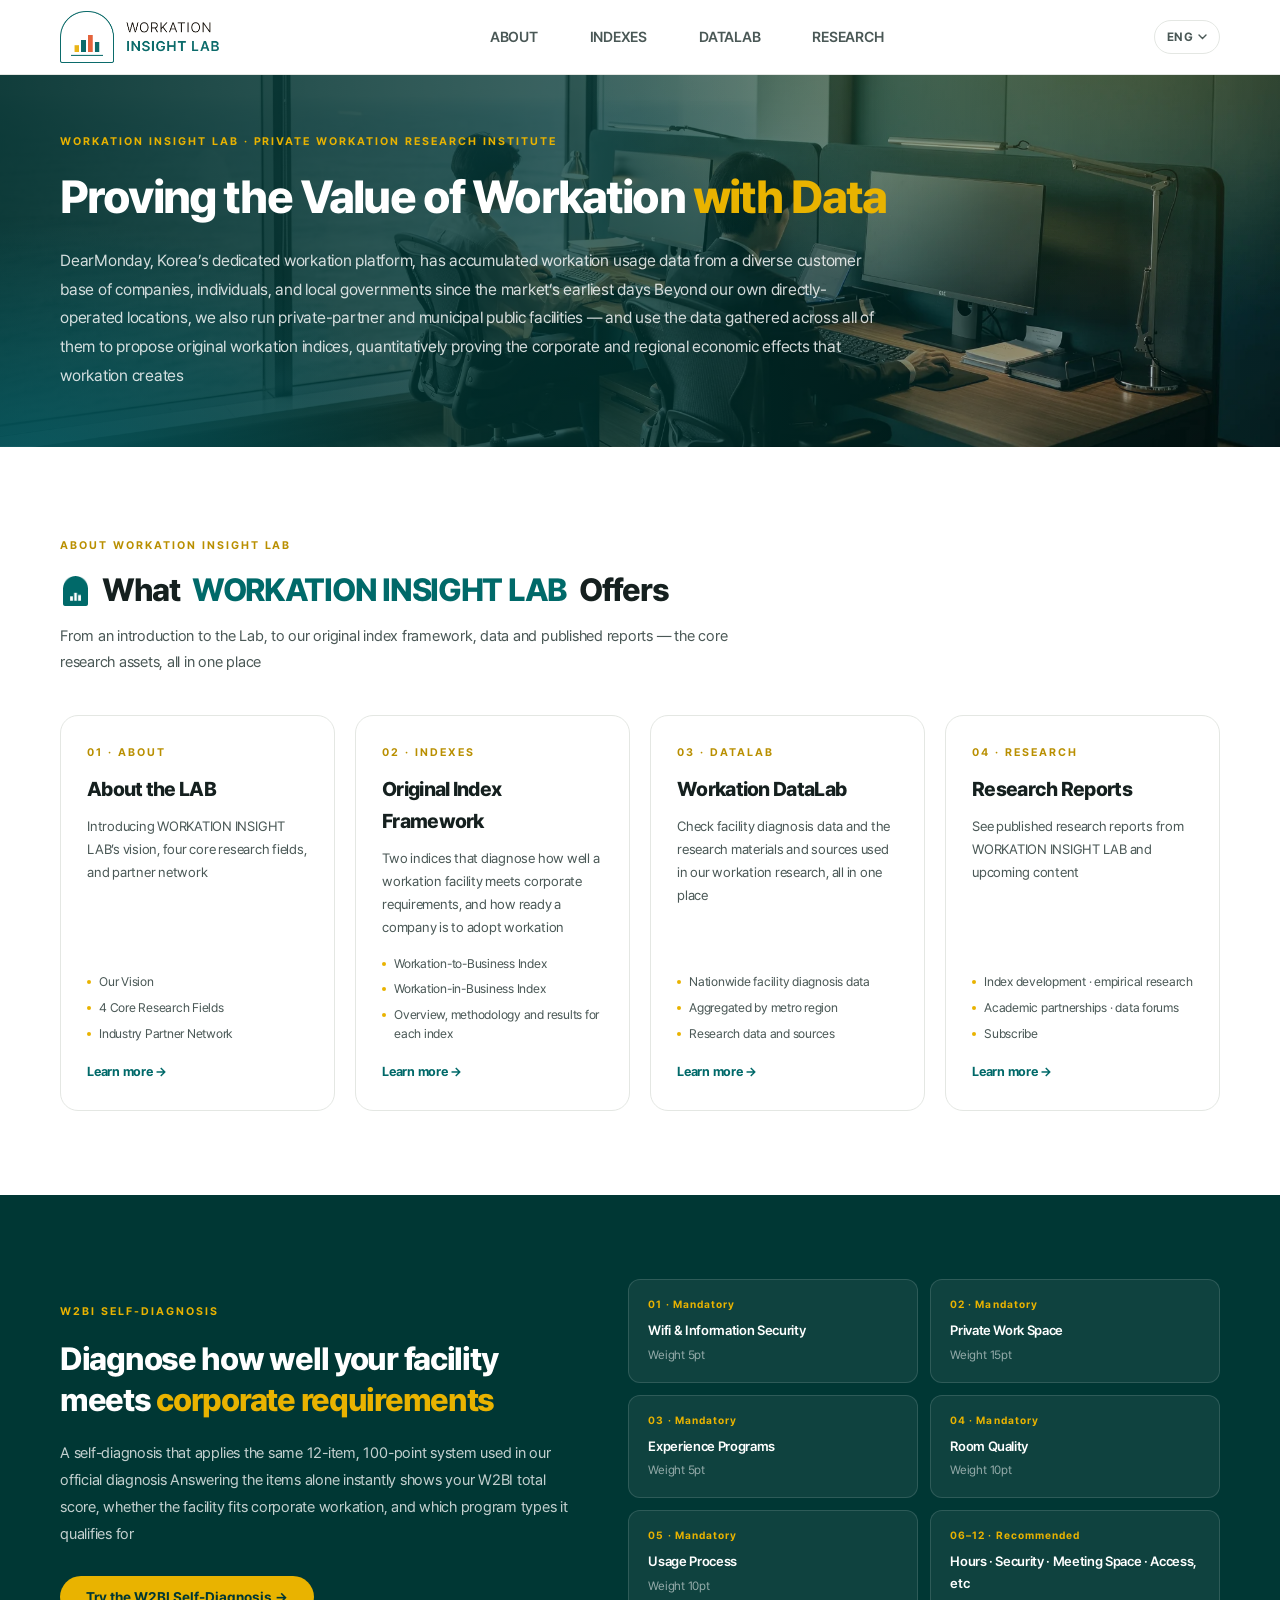
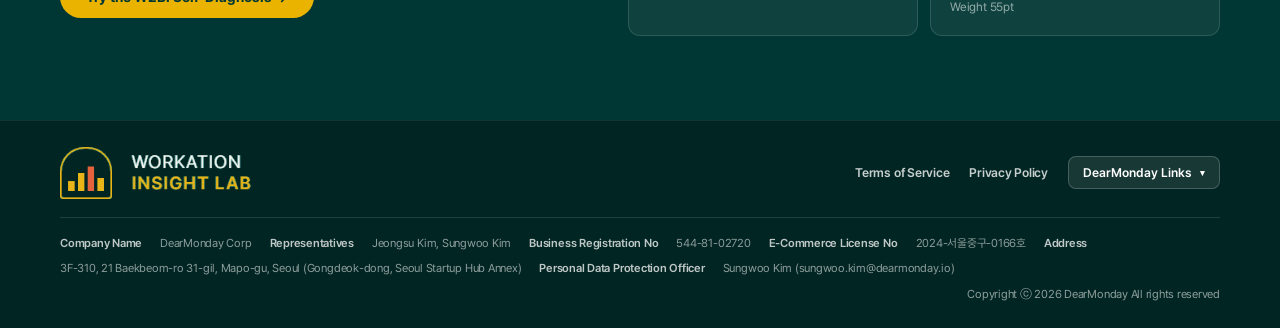
<file: index.html>
<!DOCTYPE html>
<html lang="ko">
<head>
<meta charset="UTF-8">
<meta name="viewport" content="width=device-width, initial-scale=1.0">
<title>WORKATION INSIGHT LAB | DearMonday</title>
<meta name="description" content="WORKATION INSIGHT LAB은 DearMonday가 운영하는 워케이션 전문 민간 연구소입니다 WIBI·W2BI 지수를 개발하고 실결제 데이터 기반 지역 경제 파급 효과를 실증합니다">
<meta name="robots" content="noindex, nofollow">
<link rel="icon" href="assets/wil-favicon.png?v=202607311700">
<link rel="stylesheet" href="assets/wil.css?v=202609111730">
</head>
<body class="photo-mountain">

<div id="wilHeader"></div>

<!-- ══════════ HERO (텍스트 중심 — 사진·통계는 About/DataLab 페이지에서 확인) ══════════ -->
<section class="hero" id="top" style="padding-bottom:56px">
  <div class="container">
    <div class="hero-copy" style="padding-top:58px;max-width:820px">
      <span class="eyebrow" data-i18n="home.hero.eyebrow">Workation Insight Lab · 워케이션 전문 민간 연구소</span>
      <h1 class="oneline" style="margin-top:18px" data-i18n-html="home.hero.h1">워케이션의 가치를 <em>데이터로 증명</em>합니다</h1>
      <p style="max-width:100%" data-i18n="home.hero.p">
        대한민국 워케이션 특화 플랫폼 DearMonday가 시장 태동기부터 기업·개인·지자체를 아우르는
        다양한 고객군의 워케이션 이용 데이터를 축적해왔습니다. 직접 구축한 직영점뿐 아니라
        민간 파트너·지자체 공공 시설까지 운영하며 쌓은 데이터를 바탕으로 독자적인 워케이션 지수를
        제안하고, 워케이션이 만들어내는 기업 효과와 지역 경제 파급 효과를 정량적으로 실증합니다.
      </p>
    </div>
  </div>
</section>

<!-- ══════════ 메뉴 허브 ══════════ -->
<section class="section tint">
  <div class="container">
    <div class="sec-head">
      <span class="eyebrow">ABOUT WORKATION INSIGHT LAB</span>
      <h2 style="margin-top:14px" data-i18n-html="home.hubs.h2">WORKATION INSIGHT LAB이 <em>제공하는 것</em></h2>
      <p data-i18n="home.hubs.p">LAB 소개부터 독자 지수 체계, 데이터와 발행 보고서까지 핵심 연구 자산을 제공합니다</p>
    </div>
    <div class="hubs home-hubs">
      <a class="hub" href="about.html">
        <span class="eyebrow">01 · ABOUT</span>
        <h3 data-i18n="home.hub1.h3">LAB 소개</h3>
        <p data-i18n="home.hub1.p">WORKATION INSIGHT LAB의 비전, 4대 연구 분야, 협력 네트워크를 소개합니다</p>
        <ul><li data-i18n="home.hub1.li1">Our Vision</li><li data-i18n="home.hub1.li2">4대 핵심 연구 분야</li><li data-i18n="home.hub1.li3">업계 전문가 협력 네트워크</li></ul>
        <span class="go" data-i18n="home.hub.go">자세히 보기 →</span>
      </a>
      <a class="hub" href="indexes.html">
        <span class="eyebrow">02 · Indexes</span>
        <h3 data-i18n="home.hub2.h3">독자 지수 체계</h3>
        <p data-i18n="home.hub2.p">워케이션 시설의 기업 요구사항 만족 수준과 기업의 워케이션 도입 가능성을 진단하는 두 지수입니다.</p>
        <ul><li data-i18n="home.hub2.li1">워케이션 시설의 기업 요구사항 만족 지수</li><li data-i18n="home.hub2.li2">기업의 워케이션 도입 가능성 지수</li><li data-i18n="home.hub2.li3">지수별 개요·방법론·진단 결과</li></ul>
        <span class="go" data-i18n="home.hub.go">자세히 보기 →</span>
      </a>
      <a class="hub" href="datalab.html">
        <span class="eyebrow">03 · DataLab</span>
        <h3 data-i18n="home.hub3.h3">워케이션 데이터랩</h3>
        <p data-i18n="home.hub3.p">시설 진단 데이터와 워케이션 연구에 활용한 자료 및 출처를 한곳에서 확인하세요.</p>
        <ul><li data-i18n="home.hub3.li1">전국 시설 진단 데이터</li><li data-i18n="home.hub3.li2">광역권별 집계</li><li data-i18n="home.hub3.li3">연구 데이터 및 출처</li></ul>
        <span class="go" data-i18n="home.hub.go">자세히 보기 →</span>
      </a>
      <a class="hub" href="research.html">
        <span class="eyebrow">04 · Research</span>
        <h3 data-i18n="home.hub4.h3">연구보고서</h3>
        <p data-i18n="home.hub4.p">WORKATION INSIGHT LAB이 발행한 연구보고서와 발행 예정 콘텐츠를 확인하세요</p>
        <ul><li data-i18n="home.hub4.li1">지수 개발 · 실증 연구</li><li data-i18n="home.hub4.li2">학술 협력 · 데이터 포럼</li><li data-i18n="home.hub4.li3">구독신청</li></ul>
        <span class="go" data-i18n="home.hub.go">자세히 보기 →</span>
      </a>
    </div>
  </div>
</section>

<!-- ══════════ 진단 CTA ══════════ -->
<section class="section deep">
  <div class="container">
    <div class="diag">
      <div>
        <span class="eyebrow" style="color:var(--gold)">W2BI Self-Diagnosis</span>
        <h2 style="margin-top:16px" data-i18n-html="home.diag.h2">우리 시설의<br><em>기업 요구사항 만족 수준</em>을 진단해보세요</h2>
        <p data-i18n="home.diag.p">
          12개 항목 · 100점 만점의 진단 체계를 그대로 적용한 자가 진단입니다.
          항목별 응답만으로 W2BI 총점, 기업 워케이션 적합 여부, 프로그램 유형별 해당 여부를
          즉시 확인할 수 있습니다.
        </p>
        <button class="btn-fill" onclick="openSelf()" style="margin-top:28px" data-i18n="home.diag.btn">W2BI 자가 진단 해보기 →</button>
      </div>
      <div class="d-items">
        <div class="d-item"><div class="d-num" data-i18n="w2bi.d1.n">01 · 필수</div><div class="d-label" data-i18n="home.diag.d1">Wifi 환경 &amp; 정보 보안</div><div class="d-score" data-i18n="w2bi.d1.score">가중치 5점</div></div>
        <div class="d-item"><div class="d-num" data-i18n="w2bi.d2.n">02 · 필수</div><div class="d-label" data-i18n="home.diag.d2">개인 업무 시설</div><div class="d-score" data-i18n="w2bi.d2.score">가중치 15점</div></div>
        <div class="d-item"><div class="d-num" data-i18n="w2bi.d3.n">03 · 필수</div><div class="d-label" data-i18n="home.diag.d3">체험 프로그램</div><div class="d-score" data-i18n="w2bi.d3.score">가중치 5점</div></div>
        <div class="d-item"><div class="d-num" data-i18n="w2bi.d4.n">04 · 필수</div><div class="d-label" data-i18n="home.diag.d4">객실 품질</div><div class="d-score" data-i18n="w2bi.d4.score">가중치 10점</div></div>
        <div class="d-item"><div class="d-num" data-i18n="w2bi.d5.n">05 · 필수</div><div class="d-label" data-i18n="home.diag.d5">이용 절차</div><div class="d-score" data-i18n="w2bi.d5.score">가중치 10점</div></div>
        <div class="d-item"><div class="d-num" data-i18n="w2bi.d6.n">06–12 · 권장</div><div class="d-label" data-i18n="home.diag.d6">운영시간 · 보안 · 협업시설 · 접근성 외</div><div class="d-score" data-i18n="w2bi.d6.score">가중치 55점</div></div>
      </div>
    </div>
  </div>
</section>

<div id="wilFooter"></div>
<div id="wilModal"></div>

<script src="assets/wil.js?v=202609111730"></script>
<script>
  mountHeader('home');
  mountFooter();
  mountSelfModal();
</script>
</body>
</html>
</file>
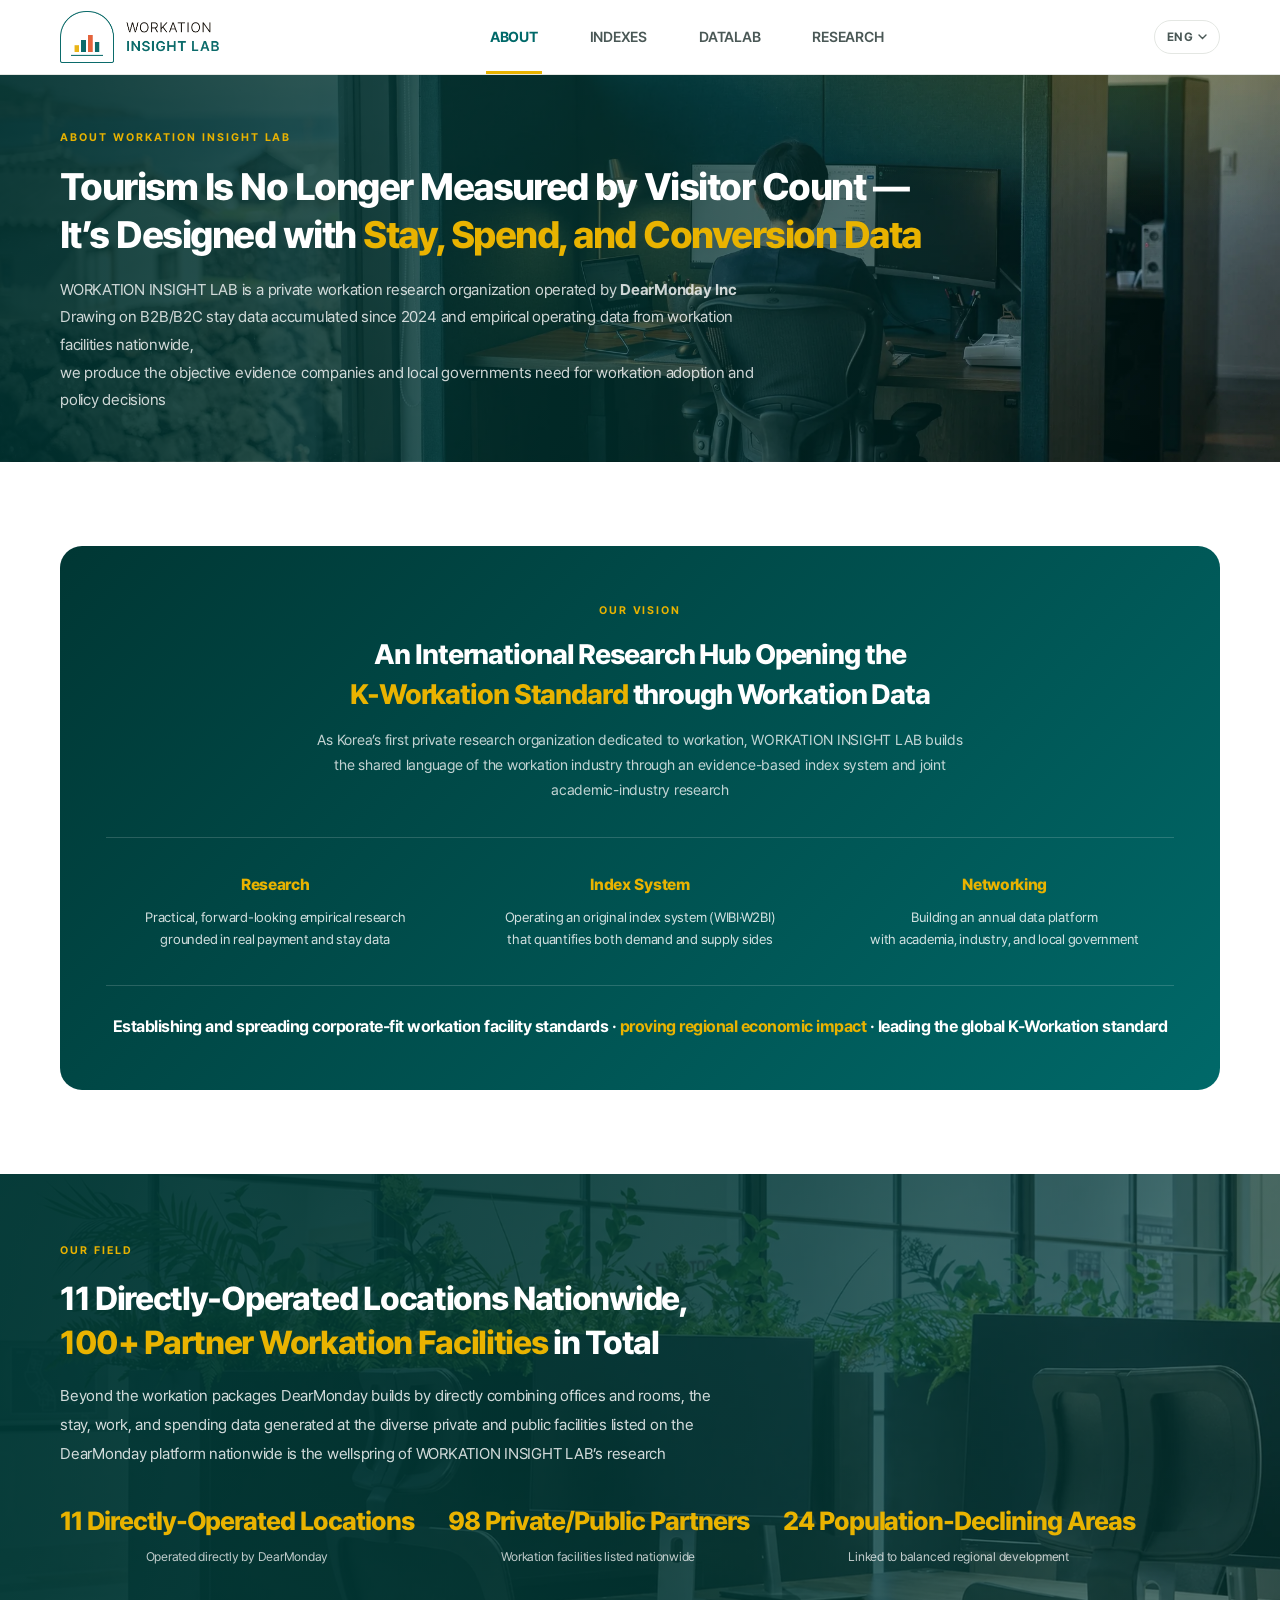
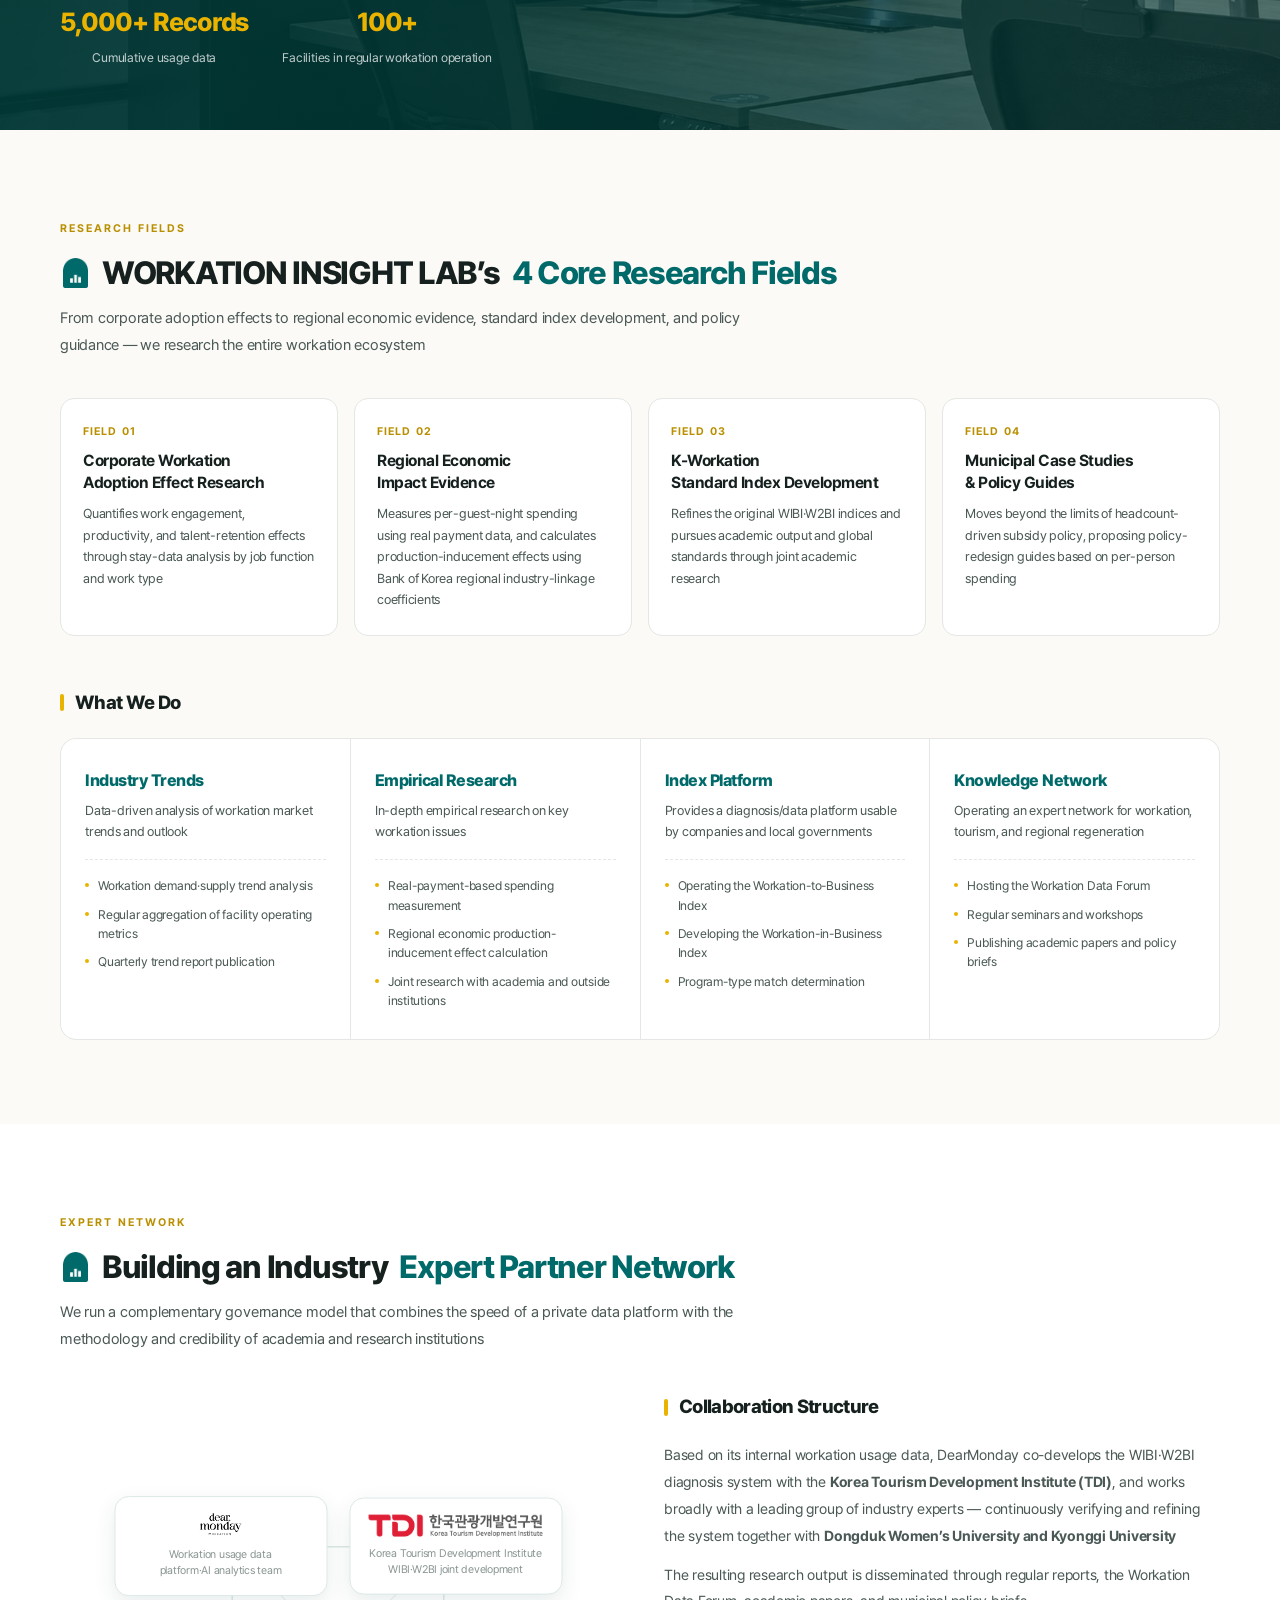
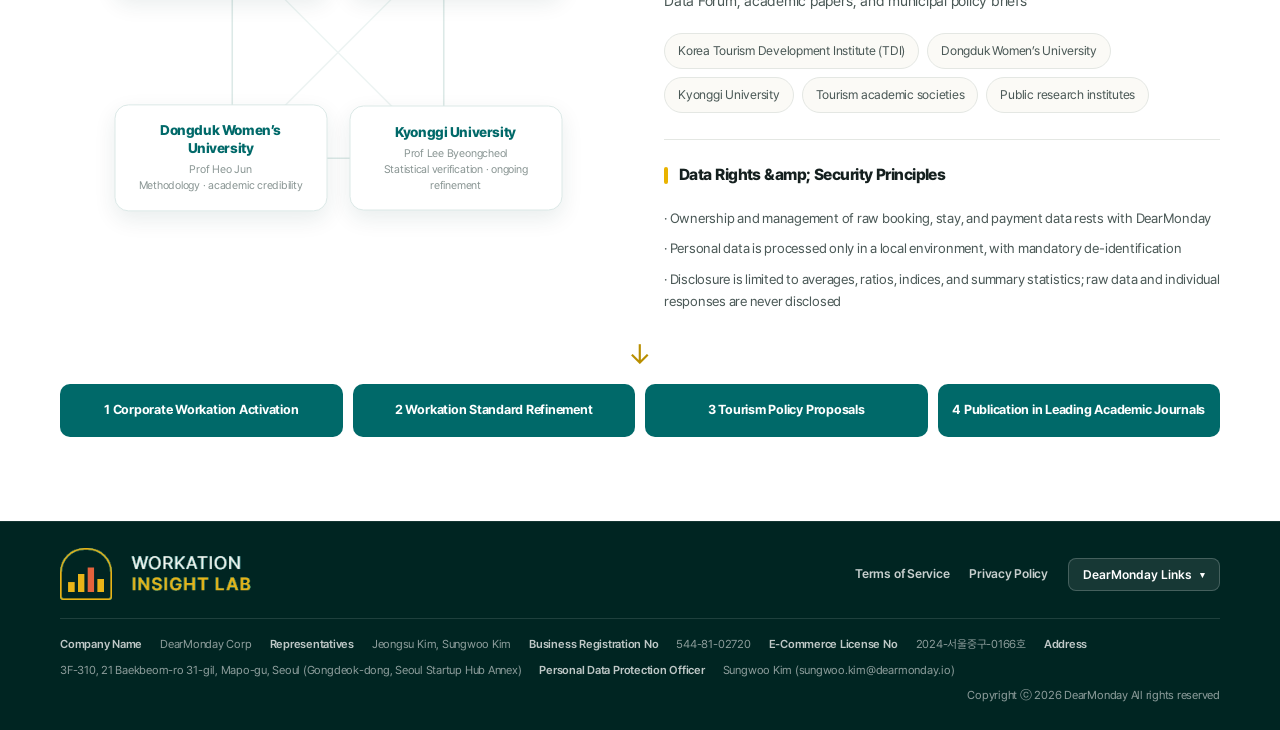
<file: about.html>
<!DOCTYPE html>
<html lang="ko">
<head>
<meta charset="UTF-8">
<meta name="viewport" content="width=device-width, initial-scale=1.0">
<title>WORKATION INSIGHT LAB 소개 | DearMonday</title>
<meta name="description" content="WORKATION INSIGHT LAB의 비전, 4대 연구 분야, 업계 전문가 협력 네트워크를 소개합니다">
<meta name="robots" content="noindex, nofollow">
<link rel="icon" href="assets/wil-favicon.png?v=202607311700">
<link rel="stylesheet" href="assets/wil.css?v=202609111730">
</head>
<body class="page-about">

<div id="wilHeader"></div>

<section class="phead">
  <div class="container">
    <span class="eyebrow">ABOUT WORKATION INSIGHT LAB</span>
    <h1 data-i18n-html="about.h1">관광은 이제 방문자 수가 아니라<br><em>체류 · 소비 · 전환의 데이터</em>로 설계됩니다</h1>
    <p data-i18n-html="about.p">
      WORKATION INSIGHT LAB은 <b>주식회사 디어먼데이</b>가 운영하는 워케이션 전문 민간 연구 조직입니다<br>
      2024년부터 축적한 B2B·B2C 체류 데이터와 전국 워케이션 시설의 실증 운영 데이터를 집대성하여<br>
      기업의 워케이션 도입 의사결정과 지자체 정책 설계에 필요한 객관적 근거를 생산합니다.
    </p>
  </div>
</section>

<!-- ══════════ Our Vision ══════════ -->
<section class="section tint" id="vision">
  <div class="container">
    <div class="vision">
      <div class="vision-top">
        <span class="eyebrow">Our Vision</span>
        <h3 data-i18n-html="about.vision.h3">워케이션 데이터로 여는<br><em>K-Workation 표준의 국제적 연구 허브</em></h3>
        <p data-i18n="about.vision.p">WIL은 국내 최초의 워케이션 전문 민간 연구 조직으로서, 실증 데이터에 기반한 지수 체계와
           산학 공동 연구를 통해 워케이션 산업의 공용어를 만듭니다.</p>
      </div>
      <div class="axis">
        <div class="axis-item"><b data-i18n="about.axis1.b">Research</b><span data-i18n-html="about.axis1.span">실결제·체류 데이터에 기반한<br>실용적·선제적 실증 연구 수행</span></div>
        <div class="axis-item"><b data-i18n="about.axis2.b">Index System</b><span data-i18n-html="about.axis2.span">수요자·공급자 양면을 정량화하는<br>독자 지수 체계(WIBI·W2BI) 운영</span></div>
        <div class="axis-item"><b data-i18n="about.axis3.b">Networking</b><span data-i18n-html="about.axis3.span">학계·업계·지자체가 함께 참여하는<br>연간 정례 데이터 플랫폼 구축</span></div>
      </div>
      <div class="vision-goal" data-i18n-html="about.vision.goal">기업 워케이션 적합 시설 기준 확립 및 도입 확산 · <em>지역 경제 파급 효과 실증</em> · K-Workation 글로벌 표준 선도</div>
    </div>
  </div>
</section>

<!-- ══════════ Our Field ══════════ -->
<section class="band">
  <img id="band1" alt="DearMonday 워케이션 시설">
  <div class="container">
    <span class="eyebrow">Our Field</span>
    <h2 data-i18n-html="about.field.h2">전국 11개 직영점,<br><em>총 100개 이상의 파트너 워케이션 시설</em></h2>
    <p data-i18n="about.field.p">
      디어먼데이가 직접 구축한 오피스와 객실을 결합한 워케이션 패키지뿐 아니라,
      디어먼데이 플랫폼에 입점한 전국의 다양한 민·관 시설에서 발생하는
      체류·업무·소비 데이터가 WORKATION INSIGHT LAB 연구의 원천입니다
    </p>
    <div class="band-stats">
      <div><b data-i18n="about.stat1.b">직영 11개소</b><span data-i18n="about.stat1.span">DearMonday 직접 운영</span></div>
      <div><b data-i18n="about.stat2.b">민/관 파트너 98개소</b><span data-i18n="about.stat2.span">전국 입점 워케이션 시설</span></div>
      <div><b data-i18n="about.stat3.b">인구 감소 지역 24개소</b><span data-i18n="about.stat3.span">지역 균형 발전 연계</span></div>
      <div><b data-i18n="about.stat4.b">5,000건+</b><span data-i18n="about.stat4.span">누적 이용 데이터</span></div>
      <div><b data-i18n="about.stat5.b">100개+</b><span data-i18n="about.stat5.span">워케이션 정기 운영</span></div>
    </div>
  </div>
</section>

<!-- ══════════ 4대 연구 분야 ══════════ -->
<section class="section" id="fields">
  <div class="container">
    <div class="sec-head">
      <span class="eyebrow">Research Fields</span>
      <h2 style="margin-top:14px" data-i18n-html="about.fields.h2">WIL의 <em>4대 핵심 연구 분야</em></h2>
      <p data-i18n="about.fields.p">기업의 도입 효과부터 지역 경제 실증, 표준 지수 개발, 정책 가이드까지
         워케이션 생태계 전 과정을 연구 대상으로 합니다.</p>
    </div>
    <div class="fields">
      <div class="field">
        <b>FIELD 01</b>
        <h4 data-i18n-html="about.field1.h4">기업의 워케이션<br>도입 효과 연구</h4>
        <p data-i18n="about.field1.p">직군·업무 유형별 체류 데이터 분석으로 업무 몰입도, 생산성, 인재 유지 효과를 정량 제시합니다.</p>
      </div>
      <div class="field">
        <b>FIELD 02</b>
        <h4 data-i18n-html="about.field2.h4">지역 경제<br>파급 효과 실증</h4>
        <p data-i18n="about.field2.p">실결제 데이터로 1인 1박당 소비지출을 측정하고, 한국은행 지역산업연관계수로 생산유발효과를 산출합니다.</p>
      </div>
      <div class="field">
        <b>FIELD 03</b>
        <h4 data-i18n-html="about.field3.h4">K-Workation<br>표준 지수 개발</h4>
        <p data-i18n="about.field3.p">독자 지수 WIBI·W2BI를 고도화하고 학계 공동 연구를 통해 학술 성과와 글로벌 표준을 지향합니다.</p>
      </div>
      <div class="field">
        <b>FIELD 04</b>
        <h4 data-i18n-html="about.field4.h4">지자체 사례 분석<br>&amp; 정책 가이드</h4>
        <p data-i18n="about.field4.p">인원 모객 중심 지원금 정책의 한계를 넘어, 1인당 소비지출 기반의 정책 개편 가이드를 제안합니다.</p>
      </div>
    </div>

    <div style="margin-top:52px">
      <h3 class="sub-h" data-i18n="about.whatwedo">우리가 하는 일</h3>
      <div class="works">
        <div class="work">
          <h4 data-i18n="about.work1.h4">산업 동향</h4><p data-i18n="about.work1.p">데이터 기반 워케이션 시장 동향 및 전망 분석</p>
          <ul><li data-i18n="about.work1.li1">워케이션 수요·공급 트렌드 분석</li><li data-i18n="about.work1.li2">시설 운영 지표 정기 집계</li><li data-i18n="about.work1.li3">분기 동향 리포트 발행</li></ul>
        </div>
        <div class="work">
          <h4 data-i18n="about.work2.h4">실증 연구</h4><p data-i18n="about.work2.p">워케이션 주요 이슈에 관한 심화 실증 연구</p>
          <ul><li data-i18n="about.work2.li1">실결제 기반 소비지출 실측</li><li data-i18n="about.work2.li2">지역 경제 생산유발효과 산출</li><li data-i18n="about.work2.li3">학계·외부기관 공동 연구</li></ul>
        </div>
        <div class="work">
          <h4 data-i18n="about.work3.h4">지수 플랫폼</h4><p data-i18n="about.work3.p">기업·지자체가 활용 가능한 진단·데이터 플랫폼 제공</p>
          <ul><li data-i18n="about.work3.li1">워케이션 시설의 기업 요구사항 만족 지수 운영</li><li data-i18n="about.work3.li2">기업의 워케이션 도입 가능성 지수 개발</li><li data-i18n="about.work3.li3">프로그램 유형별 매칭 판정</li></ul>
        </div>
        <div class="work">
          <h4 data-i18n="about.work4.h4">지식 네트워크</h4><p data-i18n="about.work4.p">워케이션·관광·지역재생 전문가 네트워크 운영</p>
          <ul><li data-i18n="about.work4.li1">워케이션 데이터 포럼 개최</li><li data-i18n="about.work4.li2">정기 세미나 및 워크샵</li><li data-i18n="about.work4.li3">학술 논문 및 정책 브리프 발표</li></ul>
        </div>
      </div>
    </div>
  </div>
</section>

<!-- ══════════ 협력 네트워크 (4각 동등 배치) ══════════ -->
<section class="section tint" id="network">
  <div class="container">
    <div class="sec-head">
      <span class="eyebrow">Expert Network</span>
      <h2 style="margin-top:14px" data-i18n-html="about.network.h2">업계 전문가 <em>협력 네트워크 구축</em></h2>
      <p data-i18n="about.network.p">민간 데이터 플랫폼의 속도와 학계·연구기관의 방법론·공신력을 결합한 상호보완적 거버넌스를 운영합니다.</p>
    </div>

    <div class="net-wrap">
      <div class="quad" id="quadDiagram">
        <svg viewBox="0 0 400 400" aria-hidden="true">
          <line x1="100" y1="100" x2="300" y2="100" stroke="#DCE9E7" stroke-width="1.5"/>
          <line x1="300" y1="100" x2="300" y2="300" stroke="#DCE9E7" stroke-width="1.5"/>
          <line x1="300" y1="300" x2="100" y2="300" stroke="#DCE9E7" stroke-width="1.5"/>
          <line x1="100" y1="300" x2="100" y2="100" stroke="#DCE9E7" stroke-width="1.5"/>
          <line x1="100" y1="100" x2="300" y2="300" stroke="#EDF4F3" stroke-width="1.5"/>
          <line x1="300" y1="100" x2="100" y2="300" stroke="#EDF4F3" stroke-width="1.5"/>
        </svg>
        <div class="qn" style="left:25%;top:25%">
          <div class="bx"><img src="assets/dear monday-04.png" alt="DearMonday"><span data-i18n-html="about.net.dm">워케이션 이용 데이터<br>플랫폼·AI 분석 조직</span></div>
        </div>
        <div class="qn" style="left:75%;top:25%">
          <div class="bx"><img src="assets/tdi-logo.png" alt="한국관광개발연구원 TDI"><span style="margin-top:2px" data-i18n-html="about.net.tdi">한국관광개발연구원<br>WIBI·W2BI 공동 개발</span></div>
        </div>
        <div class="qn" style="left:25%;top:75%">
          <div class="bx"><b data-i18n="about.net.dongduk">동덕여자대학교</b><span data-i18n-html="about.net.dongduk.role">허준 교수<br>방법론 · 학술 공신력</span></div>
        </div>
        <div class="qn" style="left:75%;top:75%">
          <div class="bx"><b data-i18n="about.net.kyonggi">경기대학교</b><span data-i18n-html="about.net.kyonggi.role">이병철 교수<br>통계 검증 · 지속 고도화</span></div>
        </div>
      </div>

      <div>
        <h3 class="sub-h" data-i18n="about.net.structure">협력 구조</h3>
        <p style="font-size:14.5px;color:var(--body);line-height:1.85" data-i18n-html="about.net.p1">
          DearMonday는 내부 워케이션 이용에 대한 데이터를 기반으로 <b>한국관광개발연구원(TDI)</b>과
          WIBI·W2BI 진단 체계를 공동 개발하고, <b>동덕여자대학교·경기대학교</b>와 함께 지속적인 검증 및
          고도화를 진행하는 등 업계 최고 전문가 집단과 넓게 협업하고 있습니다.
        </p>
        <p style="font-size:14.5px;color:var(--body);line-height:1.85;margin-top:12px" data-i18n="about.net.p2">
          이를 통한 연구 성과는 정기 리포트, 워케이션 데이터 포럼, 학술 논문, 지자체 정책 브리프로 확산됩니다.
        </p>
        <div class="netlist">
          <span data-i18n="about.net.tdi.full">한국관광개발연구원 (TDI)</span><span data-i18n="about.net.dongduk">동덕여자대학교</span><span data-i18n="about.net.kyonggi">경기대학교</span>
          <span data-i18n="about.net.assoc">관광 학회</span><span data-i18n="about.net.public">공공 연구기관</span>
        </div>
        <div style="margin-top:26px;padding-top:22px;border-top:1px solid var(--line)">
          <h3 class="sub-h" style="font-size:16px" data-i18n="about.net.dataTitle">데이터 권리 및 보안 원칙</h3>
          <ul style="display:grid;gap:9px">
            <li style="font-size:13.5px;color:var(--body);line-height:1.6" data-i18n="about.net.data1">· 예약·체류·결제 원자료의 소유 및 관리 권한은 DearMonday에 둡니다.</li>
            <li style="font-size:13.5px;color:var(--body);line-height:1.6" data-i18n="about.net.data2">· 개인정보는 로컬 환경에서만 처리하며 비식별화를 필수 적용합니다.</li>
            <li style="font-size:13.5px;color:var(--body);line-height:1.6" data-i18n="about.net.data3">· 공개 범위는 평균값·비율·지수·요약 통계로 한정하며, 원자료와 개인 응답은 비공개입니다.</li>
          </ul>
        </div>
      </div>
    </div>
    <div class="network-arrow" aria-hidden="true">↓</div>
    <div class="network-outcomes">
      <div data-i18n="about.net.out1">1. 기업 워케이션 활성화</div><div data-i18n="about.net.out2">2. 워케이션 표준 고도화</div>
      <div data-i18n="about.net.out3">3. 관광 정책 수립 제안</div><div data-i18n="about.net.out4">4. 세계적 학술지 논문 등재</div>
    </div>
  </div>
</section>

<div id="wilFooter"></div>
<div id="wilModal"></div>

<script src="assets/wil.js?v=202609111730"></script>
<script>
  mountHeader('about');
  mountFooter();
  mountSelfModal();
  document.getElementById('band1').src = BRANCHES[0].img;
</script>
</body>
</html>
</file>
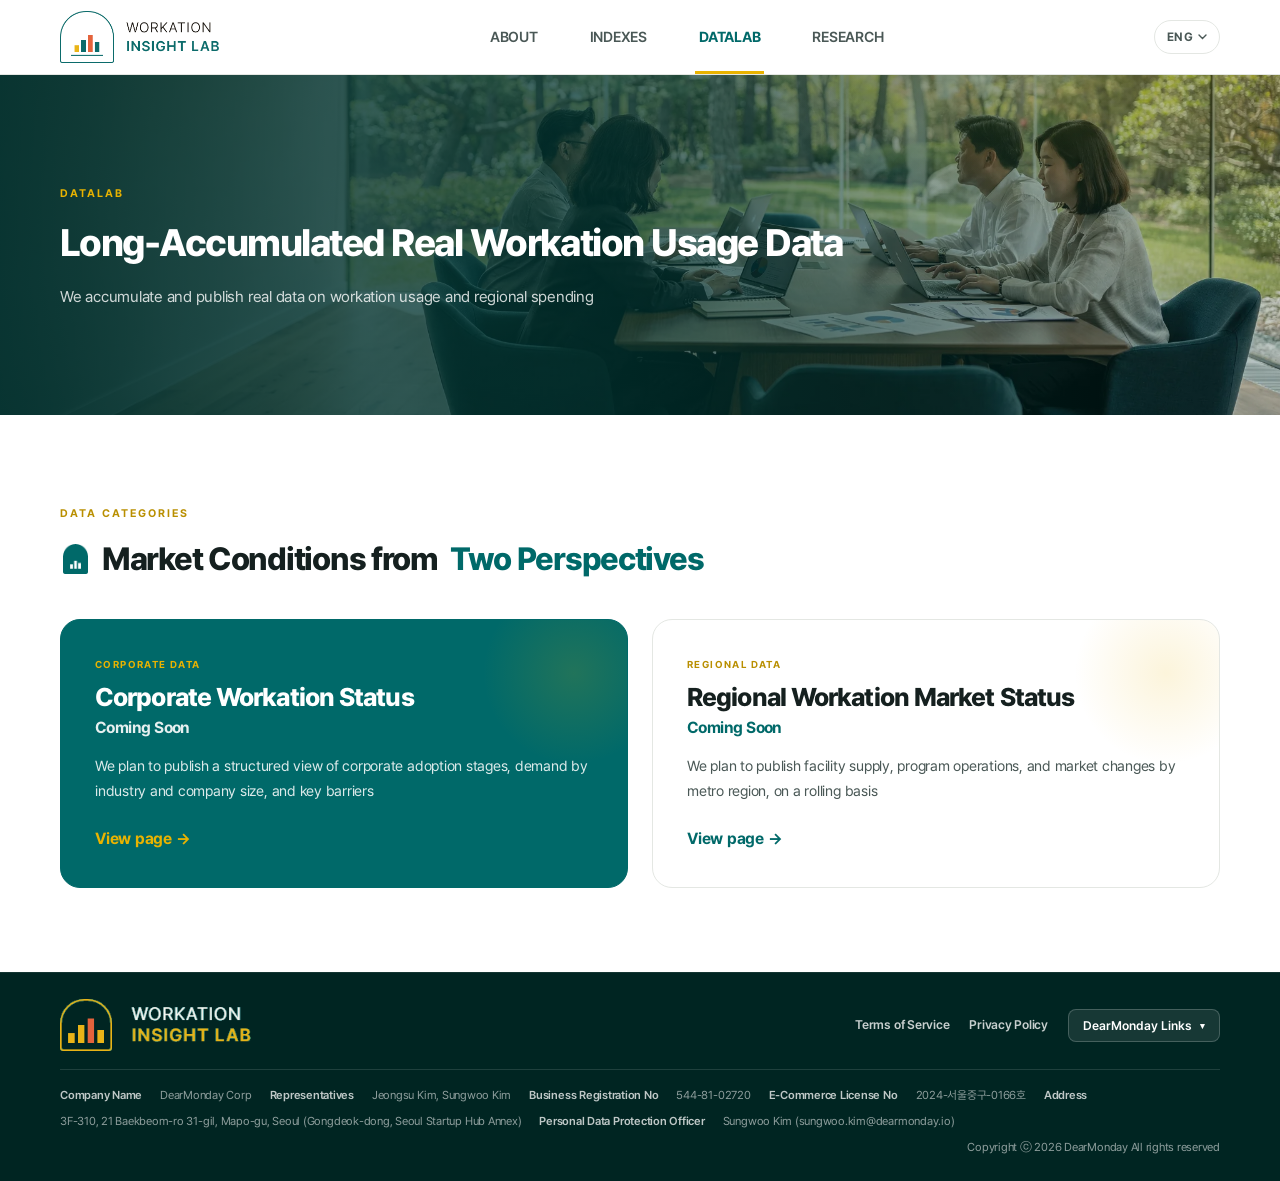
<file: datalab.html>
<!DOCTYPE html><html lang="ko"><head><meta charset="UTF-8"><meta name="viewport" content="width=device-width,initial-scale=1"><title>DataLab — Workation Insight Lab</title><link rel="icon" href="assets/wil-favicon.png?v=202607311700"><link rel="stylesheet" href="assets/wil.css?v=202609111730"></head><body class="page-datalab"><div id="wilHeader"></div><section class="phead"><div class="container"><span class="eyebrow">DATALAB</span><h1 data-i18n-html="datalab.h1"><em>장기간 축적된 워케이션 실제 이용 데이터</em></h1><p data-i18n="datalab.p">워케이션 이용 및 지역 소비의 실제 데이터를 축적하고 공개합니다.</p></div></section><section class="section tint"><div class="container"><div class="sec-head"><span class="eyebrow">DATA CATEGORIES</span><h2 style="margin-top:14px" data-i18n-html="datalab.h2">두 관점의 <em>시장 현황</em></h2></div><div class="idx-grid"><a class="idx hi" href="corporate-workation-status.html"><div class="idx-badge">CORPORATE DATA</div><div class="idx-title" data-i18n="datalab.corp.title">기업 워케이션 현황</div><div class="idx-sub">Coming Soon</div><p class="desc" data-i18n="datalab.corp.desc">기업의 도입 단계, 업종·규모별 수요와 주요 장애 요인을 구조화해 공개할 예정입니다.</p><span class="go" style="display:block;margin-top:22px;color:var(--gold);font-weight:700" data-i18n="indexes.go">페이지 보기 →</span></a><a class="idx" href="regional-workation-market.html"><div class="idx-badge">REGIONAL DATA</div><div class="idx-title" data-i18n="datalab.reg.title">지역별 워케이션 시장 현황</div><div class="idx-sub">Coming Soon</div><p class="desc" data-i18n="datalab.reg.desc">광역권별 시설 공급, 프로그램 운영과 시장 변화를 순차적으로 공개할 예정입니다.</p><span class="go" style="display:block;margin-top:22px;color:var(--teal);font-weight:700" data-i18n="indexes.go">페이지 보기 →</span></a></div></div></section><div id="wilFooter"></div><script src="assets/wil.js?v=202609111730"></script><script>mountHeader('datalab');mountFooter();</script></body></html>
</file>
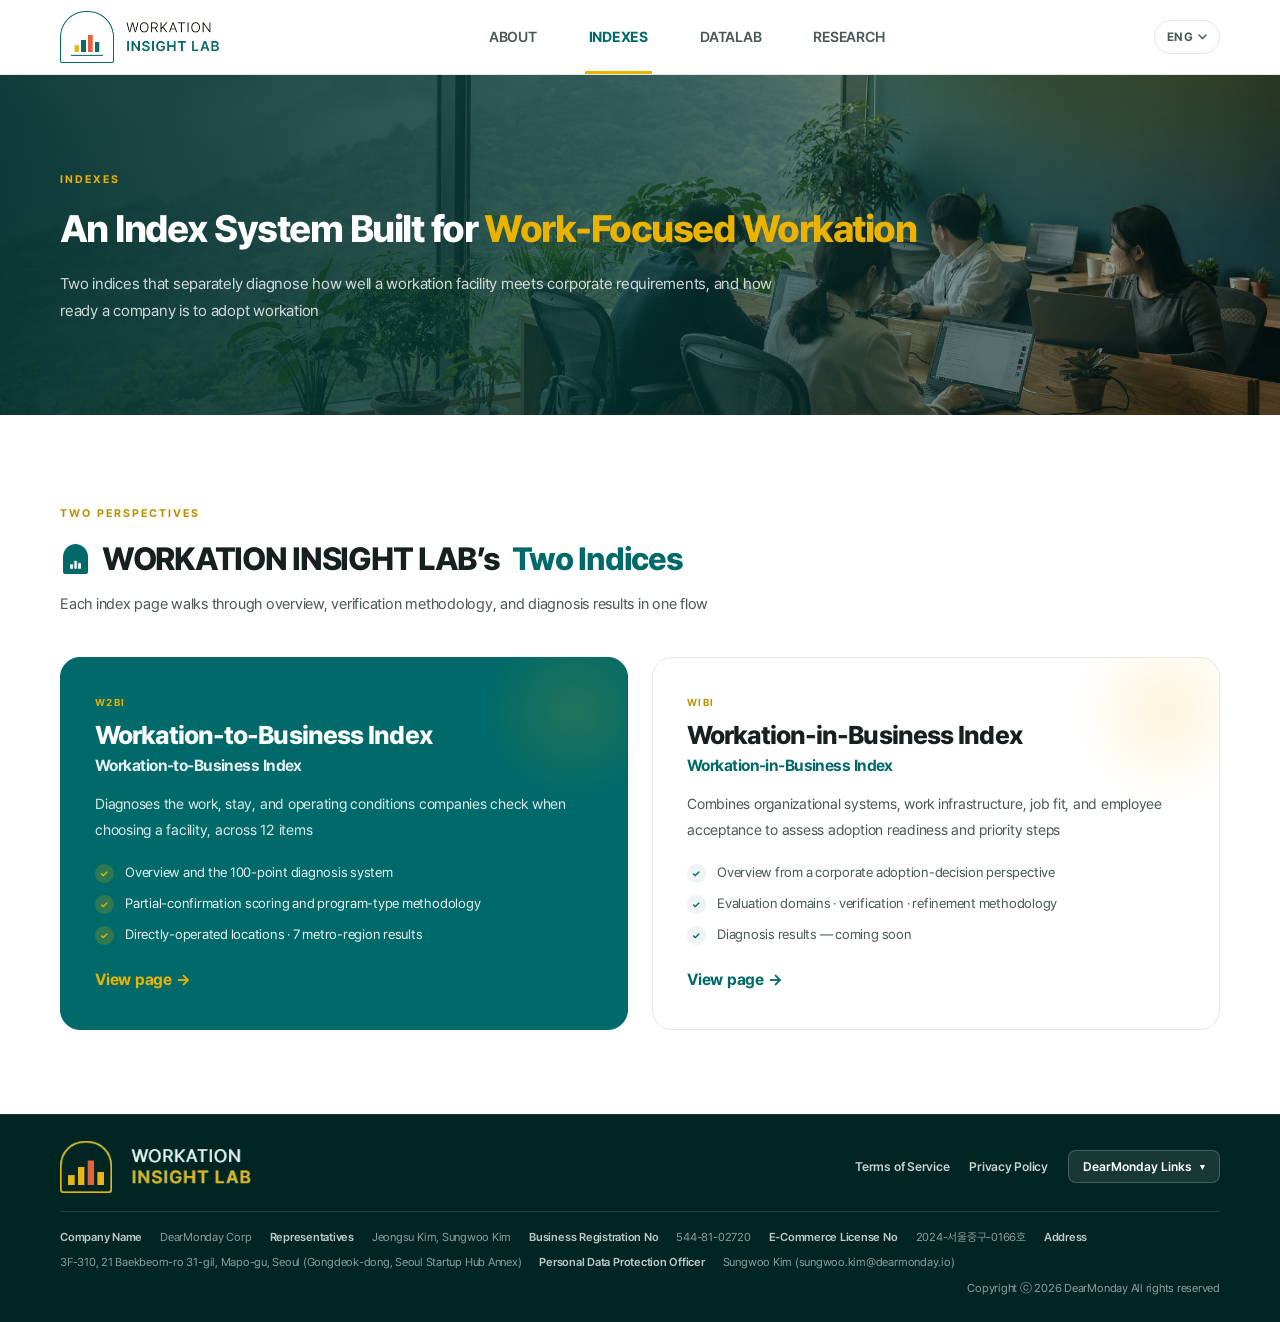
<file: indexes.html>
<!DOCTYPE html>
<html lang="ko">
<head>
<meta charset="UTF-8">
<meta name="viewport" content="width=device-width, initial-scale=1.0">
<title>Indexes — Workation Insight Lab | DearMonday</title>
<meta name="description" content="워케이션 시설의 기업 요구사항 만족 지수와 기업의 워케이션 도입 가능성 지수를 소개합니다.">
<meta name="robots" content="noindex, nofollow">
<link rel="icon" href="assets/wil-favicon.png?v=202607311700">
<link rel="stylesheet" href="assets/wil.css?v=202609111730">
</head>
<body class="page-indexes">
<div id="wilHeader"></div>
<section class="phead">
  <div class="container">
    <span class="eyebrow">Indexes</span>
    <h1 data-i18n-html="indexes.h1"><em>업무 중심 워케이션에 특화된 지수 체계</em></h1>
    <p data-i18n="indexes.p">워케이션 시설의 기업 요구사항 만족 수준과 기업의 워케이션 도입 가능성을 각각 진단하는 두 개의 지수입니다.</p>
  </div>
</section>
<section class="section tint">
  <div class="container">
    <div class="sec-head">
      <span class="eyebrow">Two Perspectives</span>
      <h2 style="margin-top:14px" data-i18n-html="indexes.h2">WIL의 <em>두 가지 지수</em></h2>
      <p data-i18n="indexes.sechead.p">각 지수 페이지에서 개요, 검증 방법론, 진단 결과를 한 흐름으로 확인할 수 있습니다.</p>
    </div>
    <div class="idx-grid">
      <a class="idx hi" href="w2bi.html">
        <div class="idx-badge">W2BI</div><div class="idx-title">Workation-to-Business Index</div>
        <div class="idx-sub" data-i18n="indexes.w2bi.sub">워케이션 시설의 기업 요구사항 만족 지수</div>
        <p class="desc" data-i18n="indexes.w2bi.desc">기업이 시설을 선택할 때 확인하는 업무·체류·운영 조건을 12개 항목으로 진단합니다.</p>
        <ul><li data-i18n="indexes.w2bi.li1">개요와 100점 진단 체계</li><li data-i18n="indexes.w2bi.li2">부분 확인 채점 및 유형별 판정 방법론</li><li data-i18n="indexes.w2bi.li3">직영점·전국 7개 광역권 진단 결과</li></ul>
        <span class="go" style="display:block;margin-top:22px;color:var(--gold);font-weight:700" data-i18n="indexes.go">페이지 보기 →</span>
      </a>
      <a class="idx" href="wibi.html">
        <div class="idx-badge">WIBI</div><div class="idx-title">Workation-in-Business Index</div>
        <div class="idx-sub" data-i18n="indexes.wibi.sub">기업의 워케이션 도입 가능성 지수</div>
        <p class="desc" data-i18n="indexes.wibi.desc">조직 제도, 업무 인프라, 직무 적합성, 구성원 수용성을 종합해 도입 가능성과 선행 과제를 살핍니다.</p>
        <ul><li data-i18n="indexes.wibi.li1">기업 도입 의사결정 관점의 개요</li><li data-i18n="indexes.wibi.li2">평가 영역·검증·고도화 방법론</li><li data-i18n="indexes.wibi.li3">진단 결과 공개 예정</li></ul>
        <span class="go" style="display:block;margin-top:22px;color:var(--teal);font-weight:700" data-i18n="indexes.go">페이지 보기 →</span>
      </a>
    </div>
  </div>
</section>
<div id="wilFooter"></div>
<script src="assets/wil.js?v=202609111730"></script>
<script>mountHeader('indexes');mountFooter();</script>
</body>
</html>
</file>
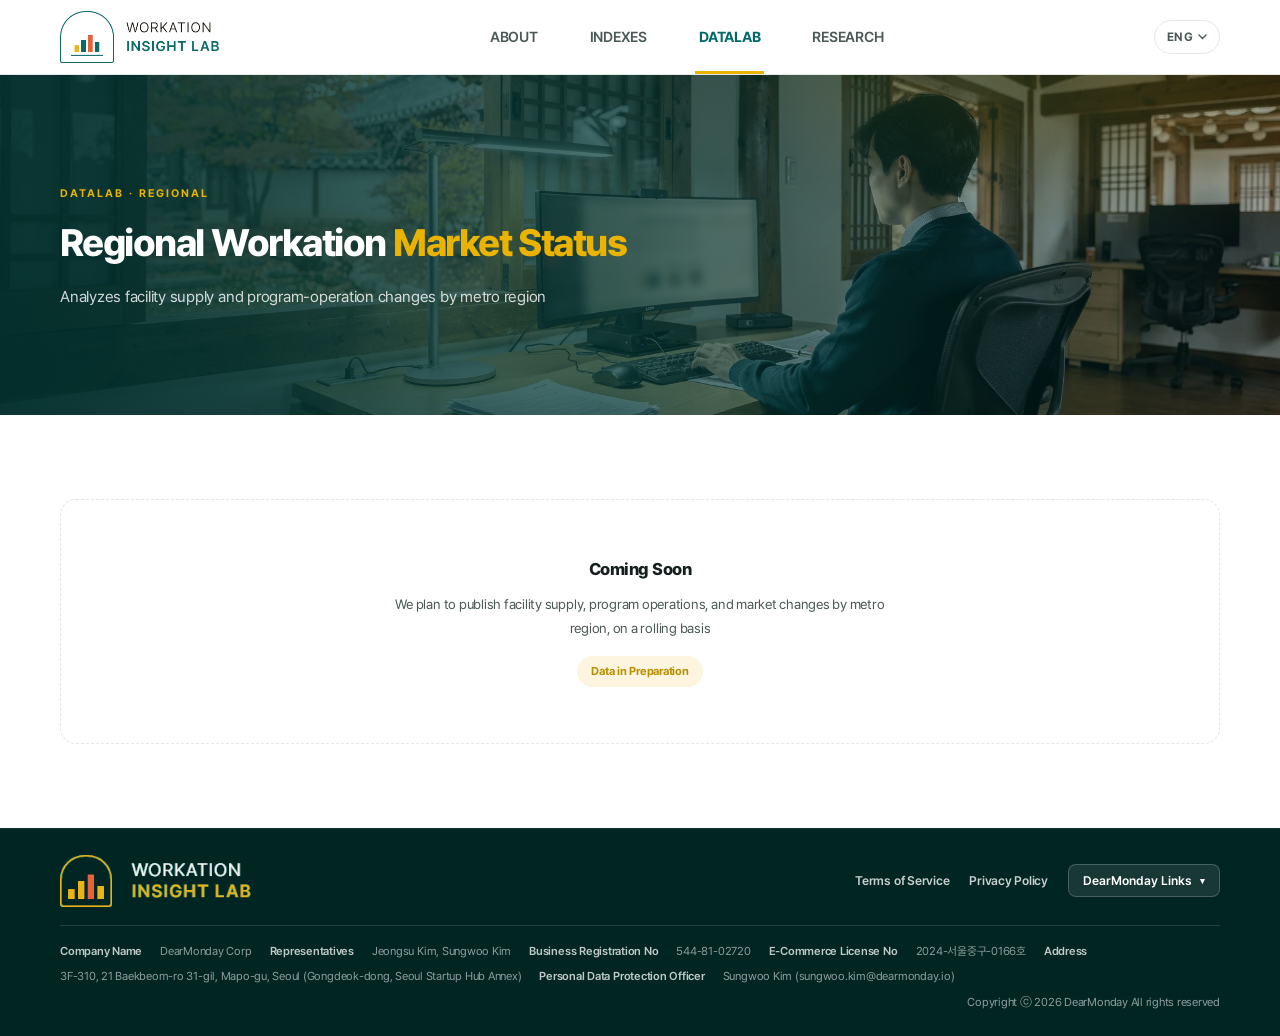
<file: regional-workation-market.html>
<!DOCTYPE html><html lang="ko"><head><meta charset="UTF-8"><meta name="viewport" content="width=device-width,initial-scale=1"><title>지역별 워케이션 시장 현황 — WIL DataLab</title><meta name="robots" content="noindex, nofollow"><link rel="icon" href="assets/wil-favicon.png?v=202607311700"><link rel="stylesheet" href="assets/wil.css?v=202609111730"></head>
<body class="page-market">
<div id="wilHeader"></div>
<section class="phead"><div class="container"><span class="eyebrow">DATALAB · REGIONAL</span><h1 data-i18n-html="market.h1">지역별 워케이션 <em>시장 현황</em></h1><p data-i18n="market.p">광역권별 시설 공급과 프로그램 운영 변화를 분석합니다.</p></div></section>

<section class="section tint"><div class="container">
  <div class="soon"><b>Coming Soon</b><p data-i18n="datalab.reg.desc">광역권별 시설 공급, 프로그램 운영과 시장 변화를 순차적으로 공개할 예정입니다.</p><span class="tagline" data-i18n="market.soon.tag">데이터 정비 중</span></div>
</div></section>

<div id="wilFooter"></div>
<script src="assets/wil.js?v=202609111730"></script>
<script>mountHeader('datalab');mountFooter();</script>
</body></html>
</file>
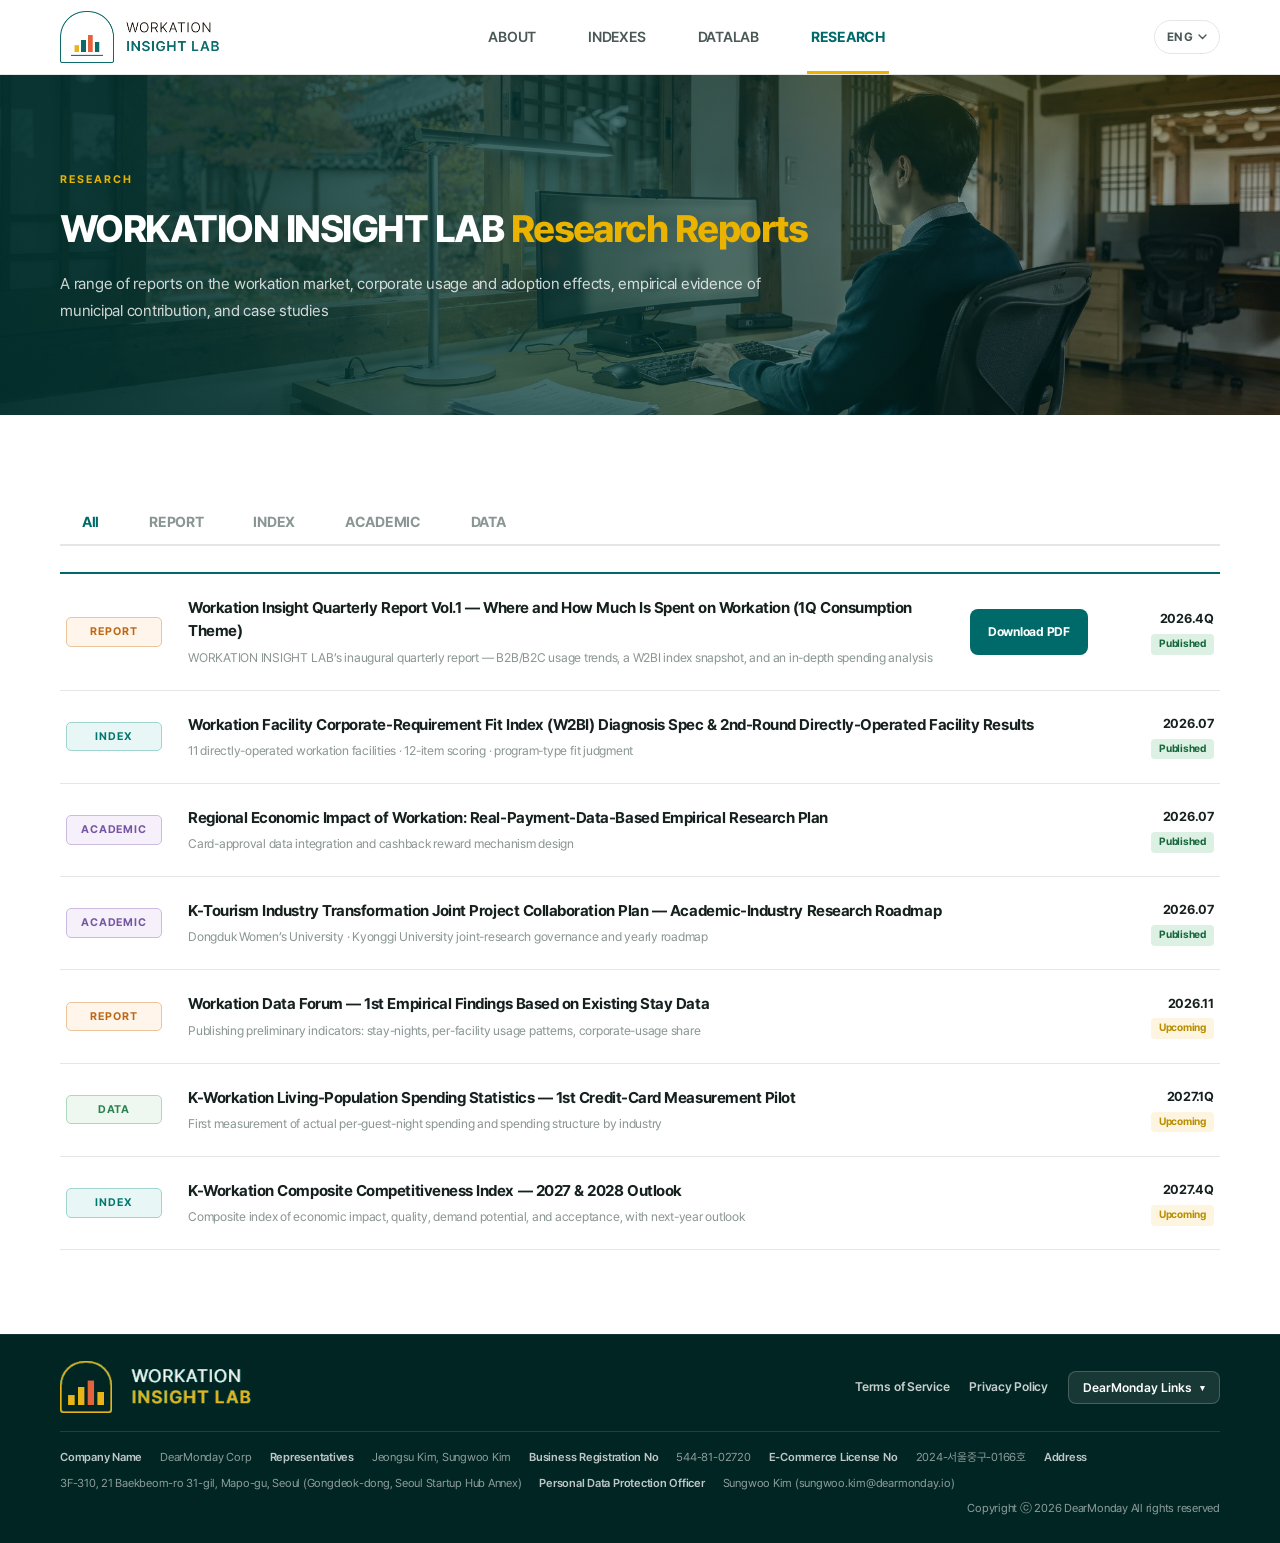
<file: research.html>
<!DOCTYPE html>
<html lang="ko">
<head>
<meta charset="UTF-8">
<meta name="viewport" content="width=device-width, initial-scale=1.0">
<title>Research — Workation Insight Lab | DearMonday</title>
<meta name="description" content="WIL이 발행한 연구보고서와 발행 예정 콘텐츠를 카테고리별로 확인하세요.">
<meta name="robots" content="noindex, nofollow">
<link rel="icon" href="assets/wil-favicon.png?v=202607311700">
<link rel="stylesheet" href="assets/wil.css?v=202609111730">
</head>
<body class="page-research">

<div id="wilHeader"></div>

<section class="phead">
  <div class="container">
    <span class="eyebrow">Research</span>
    <h1 data-i18n-html="research.h1">WORKATION INSIGHT LAB <em>연구보고서</em></h1>
    <p data-i18n="research.p">워케이션 시장, 기업 이용 현황 및 도입 효과, 지자체 기여 효과 실증, 각종 사례 분석 등 다양한 보고서를 제공합니다.</p>
  </div>
</section>

<section class="section tint" id="list">
  <div class="container">
    <div class="tabs" id="catTabs"></div>
    <div class="rlist" id="rlist"></div>
  </div>
</section>

<div id="wilFooter"></div>
<div id="wilModal"></div>

<script src="assets/wil.js?v=202609111730"></script>
<script>
  mountHeader('research');
  mountFooter();
  mountSelfModal();

  const REPORTS = [
    {cat:'REPORT', date:'2026.4Q', done:true, file:'assets/reports/DearMonday_WIL_QuarterlyReport_Vol1.pdf',
     title:{ko:'워케이션 인사이트 분기 리포트 Vol.1 — 워케이션 소비, 어디에 얼마나 쓰는가 (1Q 소비 테마)',
             en:'Workation Insight Quarterly Report Vol.1 — Where and How Much Is Spent on Workation (1Q Consumption Theme)',
             ja:'ワーケーションインサイト四半期レポート Vol.1－ワーケーション消費、どこにいくら使うか（1Q消費テーマ）',
             zh:'工作度假洞察季度报告 Vol.1——工作度假消费,花在哪里、花多少（1Q消费主题）'},
     desc:{ko:'B2B/B2C 이용 동향·W2BI 지수 스냅샷·소비 심층분석을 담은 WIL 정기 리포트 창간호',
           en:'WIL’s inaugural quarterly report — B2B/B2C usage trends, a W2BI index snapshot, and an in-depth spending analysis',
           ja:'B2B/B2C利用動向・W2BI指数スナップショット・消費深堀分析を収録したWIL定例レポート創刊号',
           zh:'收录B2B/B2C使用趋势、W2BI指数快照及消费深度分析的WIL定期报告创刊号'}},
    {cat:'INDEX', date:'2026.07', done:true,
     title:{ko:'워케이션 시설의 기업 요구사항 만족 지수(W2BI) 진단 기준 명세서 &amp; 직영 시설 2차 진단 결과',
             en:'Workation Facility Corporate-Requirement Fit Index (W2BI) Diagnosis Spec &amp; 2nd-Round Directly-Operated Facility Results',
             ja:'ワーケーション施設の企業要求事項満足指数(W2BI)診断基準仕様書 &amp; 直営施設第2次診断結果',
             zh:'工作度假设施企业需求满足指数(W2BI)诊断标准说明书 &amp; 直营设施第二次诊断结果'},
     desc:{ko:'11개 직영 워케이션 시설 · 12개 항목 채점 · 프로그램 유형별 해당 판정',
           en:'11 directly-operated workation facilities · 12-item scoring · program-type fit judgment',
           ja:'直営ワーケーション施設11拠点・12項目採点・プログラムタイプ別該当判定',
           zh:'11家直营工作度假设施·12项评分·各项目类型适配判定'}},
    {cat:'ACADEMIC', date:'2026.07', done:true,
     title:{ko:'워케이션의 지역 경제 파급 효과: 실결제 데이터 기반 실증 연구 계획서',
             en:'Regional Economic Impact of Workation: Real-Payment-Data-Based Empirical Research Plan',
             ja:'ワーケーションの地域経済波及効果：実決済データに基づく実証研究計画書',
             zh:'工作度假的地区经济波及效应：基于实际支付数据的实证研究计划书'},
     desc:{ko:'카드 승인 내역 연동 및 캐시백 리워드 메커니즘 설계',
           en:'Card-approval data integration and cashback reward mechanism design',
           ja:'カード承認履歴連携及びキャッシュバックリワードメカニズム設計',
           zh:'信用卡授权记录对接及返现奖励机制设计'}},
    {cat:'ACADEMIC', date:'2026.07', done:true,
     title:{ko:'K-관광 산업 대전환 공동 프로젝트 협업계획서 — 산학 공동 연구 로드맵',
             en:'K-Tourism Industry Transformation Joint Project Collaboration Plan — Academic-Industry Research Roadmap',
             ja:'K-観光産業大転換共同プロジェクト協業計画書－産学共同研究ロードマップ',
             zh:'K-旅游产业大转型联合项目合作计划书——产学联合研究路线图'},
     desc:{ko:'동덕여자대학교 · 경기대학교 공동 연구 거버넌스 및 연도별 로드맵',
           en:'Dongduk Women’s University · Kyonggi University joint-research governance and yearly roadmap',
           ja:'同徳女子大学・京畿大学共同研究ガバナンス及び年度別ロードマップ',
           zh:'同德女子大学·京畿大学联合研究治理及年度路线图'}},
    {cat:'REPORT', date:'2026.11', done:false,
     title:{ko:'워케이션 데이터 포럼 — 기존 체류 데이터 기반 1차 실증 수치 발표',
             en:'Workation Data Forum — 1st Empirical Findings Based on Existing Stay Data',
             ja:'ワーケーションデータフォーラム－既存滞在データに基づく第1次実証数値発表',
             zh:'工作度假数据论坛——基于现有停留数据的第一次实证数据发布'},
     desc:{ko:'체류 박수·시설별 이용 패턴·기업 이용 비중 등 선행 지표 공개',
           en:'Publishing preliminary indicators: stay-nights, per-facility usage patterns, corporate-usage share',
           ja:'滞在泊数・施設別利用パターン・企業利用比率など先行指標を公開',
           zh:'公开住宿间夜数·各设施使用模式·企业使用占比等先行指标'}},
    {cat:'DATA', date:'2027.1Q', done:false,
     title:{ko:'K-워케이션 생활인구 소비지출액 통계 — 신용카드 실측 1차 파일럿',
             en:'K-Workation Living-Population Spending Statistics — 1st Credit-Card Measurement Pilot',
             ja:'K-ワーケーション生活人口消費支出額統計－クレジットカード実測第1次パイロット',
             zh:'K-工作度假生活人口消费支出统计——信用卡实测第一期试点'},
     desc:{ko:'1인 1박당 실제 소비지출액 및 업종별 소비 구조 최초 실측',
           en:'First measurement of actual per-guest-night spending and spending structure by industry',
           ja:'1人1泊あたりの実際の消費支出額及び業種別消費構造の初測定',
           zh:'首次实测每人每晚实际消费支出及各行业消费结构'}},
    {cat:'INDEX', date:'2027.4Q', done:false,
     title:{ko:'K-Workation 종합 경쟁력 지수 2027 &amp; 2028 전망',
             en:'K-Workation Composite Competitiveness Index — 2027 &amp; 2028 Outlook',
             ja:'K-Workation総合競争力指数 2027 &amp; 2028年展望',
             zh:'K-Workation综合竞争力指数 2027 &amp; 2028年展望'},
     desc:{ko:'경제효과·품질·수요잠재력·수용성 종합 지수 및 차년도 전망',
           en:'Composite index of economic impact, quality, demand potential, and acceptance, with next-year outlook',
           ja:'経済効果・品質・需要潜在力・受容性の総合指数及び次年度展望',
           zh:'经济效应·品质·需求潜力·接受度综合指数及下一年度展望'}}
  ];

  const CATS = ['전체', ...[...new Set(REPORTS.map(r => r.cat))]];
  let currentFilter = '전체';

  function renderTabs(){
    document.getElementById('catTabs').innerHTML = CATS.map((c, i) =>
      `<button class="tab cat-${c.toLowerCase()}${c === currentFilter ? ' on' : ''}" data-cat="${c}">${c === '전체' ? (t('research.tabAll') || c) : c}</button>`).join('');
  }
  function renderList(filter){
    currentFilter = filter;
    const items = filter === '전체' ? REPORTS : REPORTS.filter(r => r.cat === filter);
    const lang = getLang();
    document.getElementById('rlist').innerHTML = items.map(r => {
      const downloadBtn = (r.file && r.done)
        ? `<a href="${r.file}" class="rdownload" download>${t('research.download') || 'PDF 다운로드'}</a>`
        : '';
      const inner = `
        <span class="rcat cat-${r.cat.toLowerCase()}">${r.cat}</span>
        <div class="rbody"><h5>${r.title[lang] || r.title.ko}</h5><p>${r.desc[lang] || r.desc.ko}</p></div>
        <div class="rtail">${downloadBtn}<div class="rdate"><b>${r.date}</b><span class="rstat ${r.done ? 'done' : 'plan'}">${r.done ? (t('research.statDone') || '발행 완료') : (t('research.statPlan') || '발행 예정')}</span></div></div>`;
      if (r.file && r.done) {
        return `<div class="ritem">${inner}</div>`;
      }
      return `<a href="mailto:research@dearmonday.io" class="ritem">${inner}</a>`;
    }).join('');
  }
  renderTabs();
  renderList('전체');
  document.getElementById('catTabs').addEventListener('click', e => {
    const btn = e.target.closest('.tab');
    if (!btn) return;
    document.querySelectorAll('#catTabs .tab').forEach(el => el.classList.toggle('on', el === btn));
    renderList(btn.dataset.cat);
  });
  I18N_RERENDERS.push(() => { renderTabs(); renderList(currentFilter); });
</script>
</body>
</html>
</file>
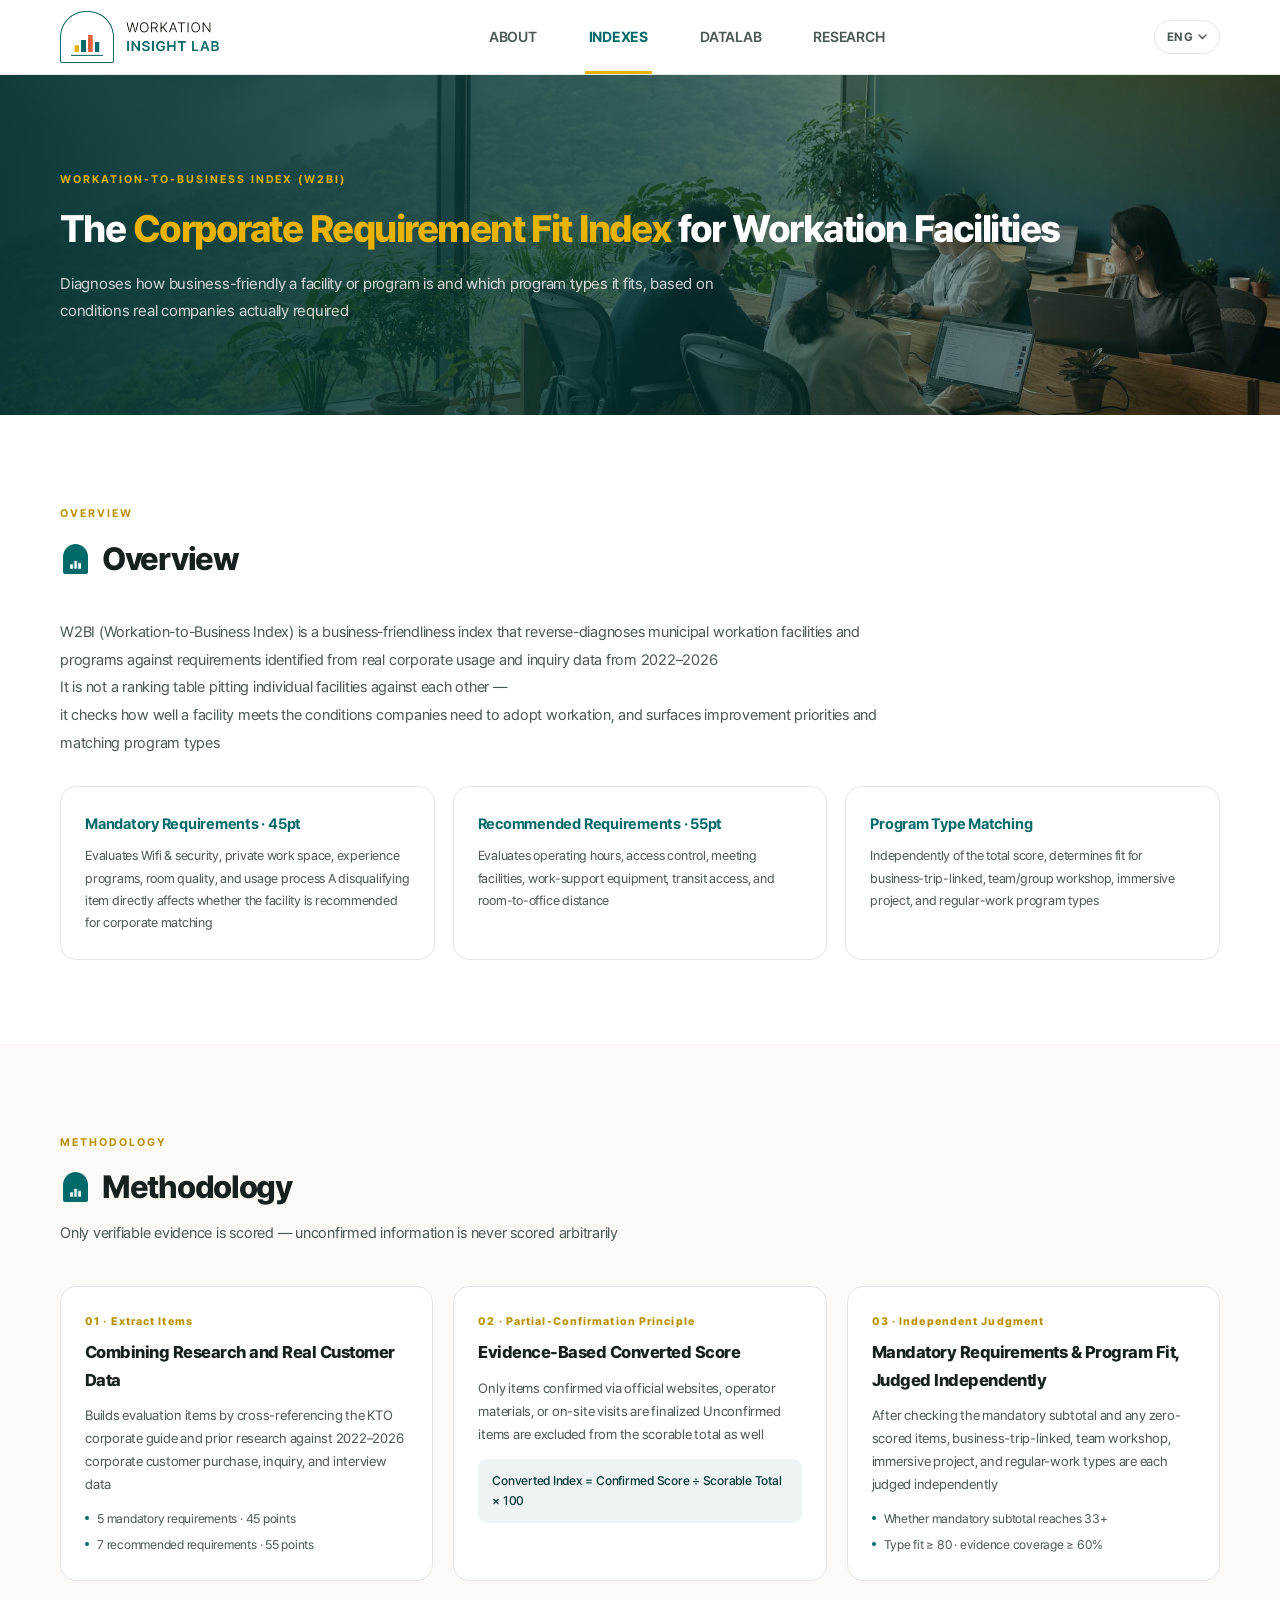
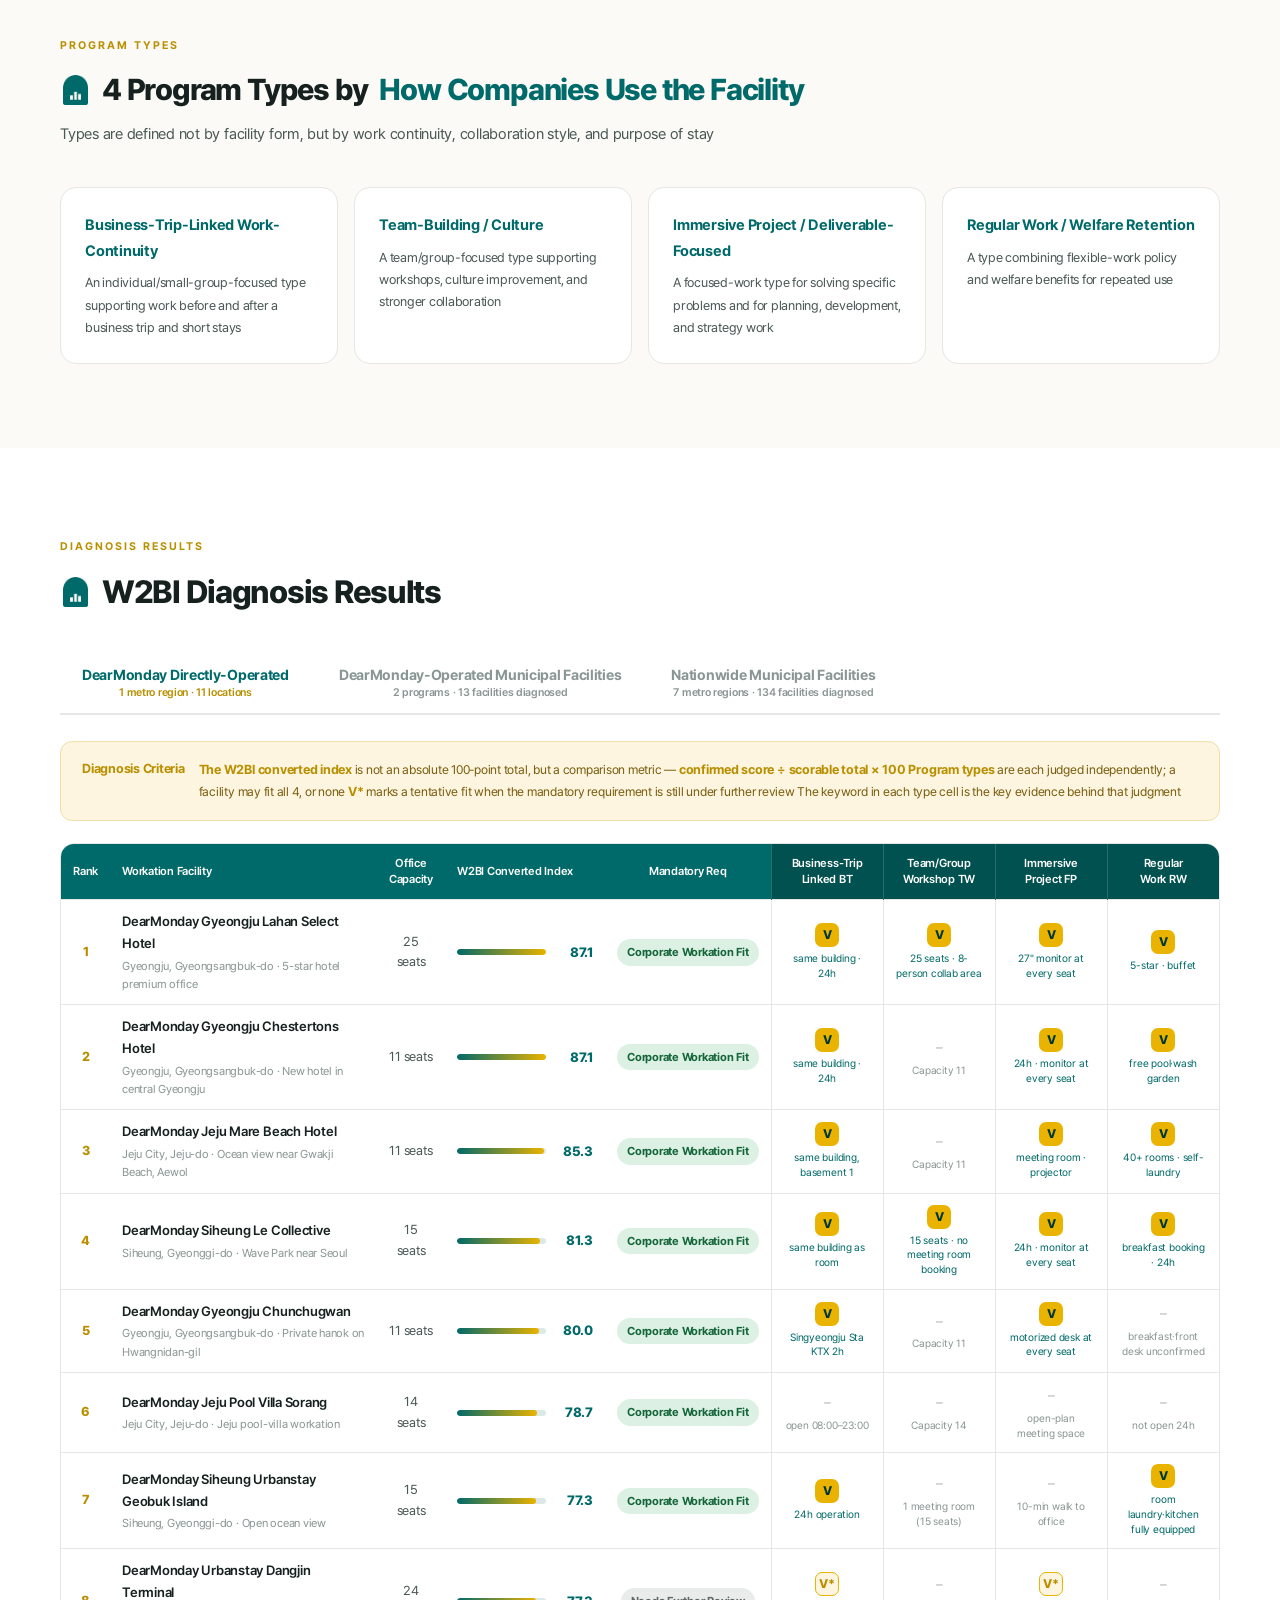
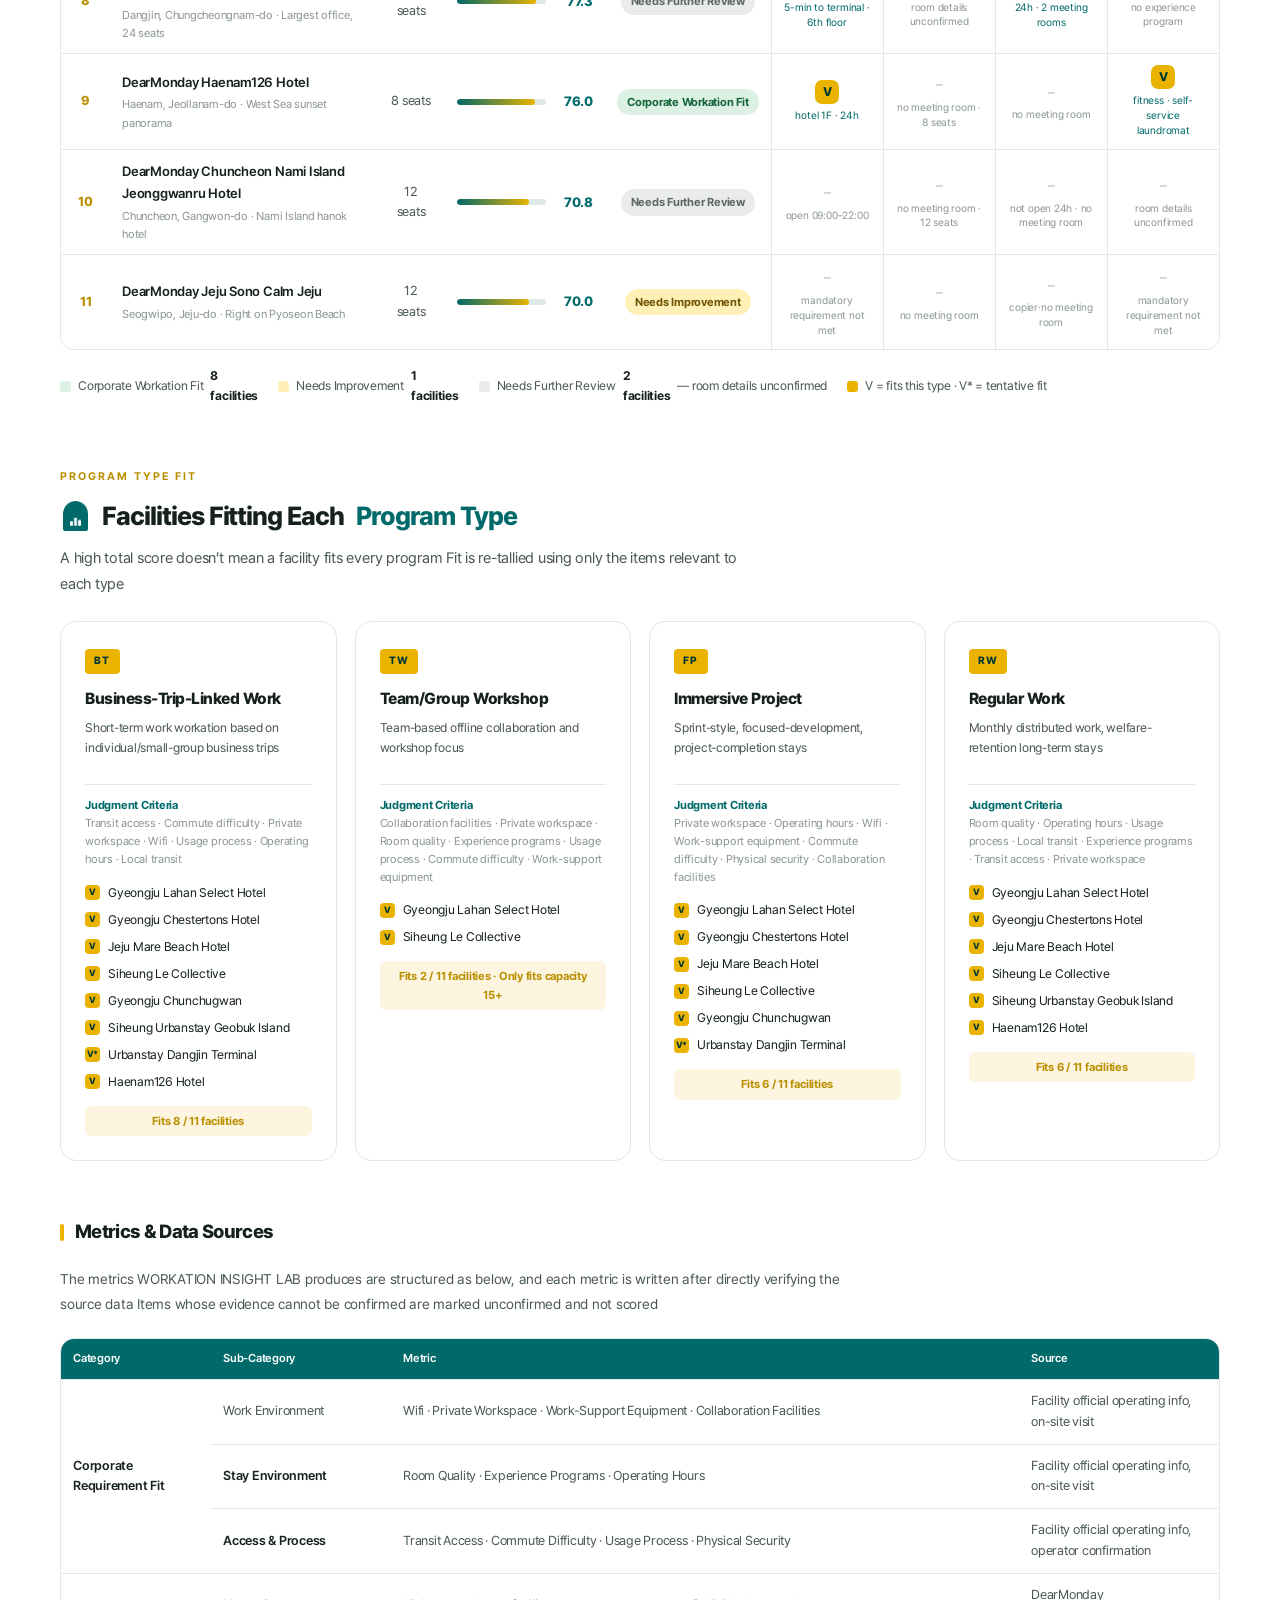
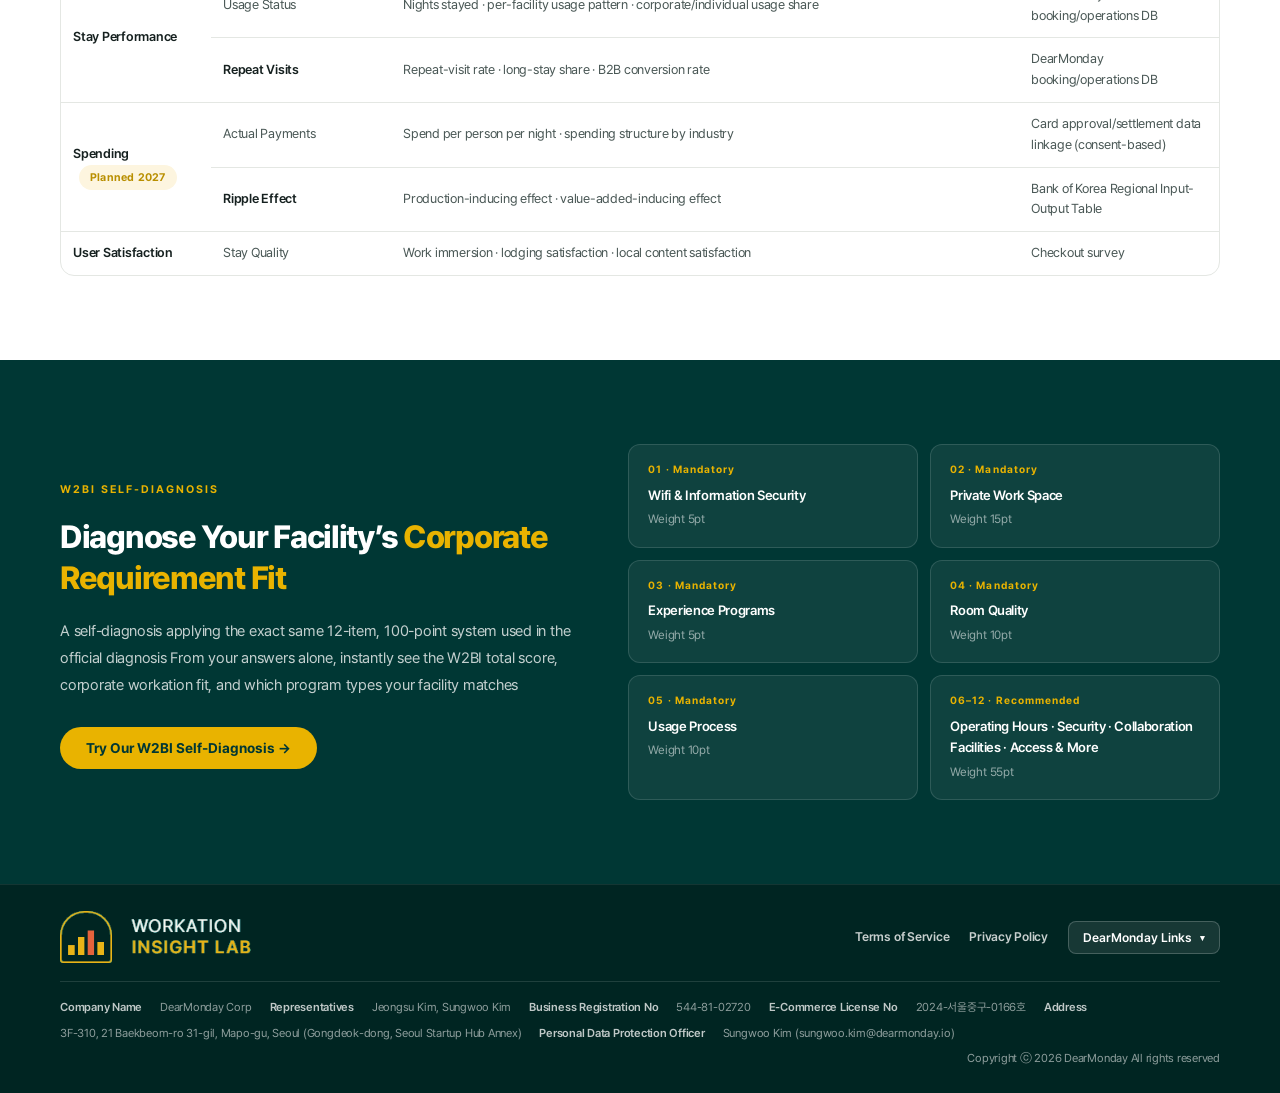
<file: w2bi.html>
<!DOCTYPE html>
<html lang="ko">
<head>
<meta charset="UTF-8">
<meta name="viewport" content="width=device-width, initial-scale=1.0">
<title>워케이션 시설의 기업 요구사항 만족 지수 — Workation Insight Lab</title>
<meta name="description" content="워케이션 시설의 기업 요구사항 만족 지수 개요, 방법론과 진단 결과를 제공합니다.">
<meta name="robots" content="noindex, nofollow">
<link rel="icon" href="assets/wil-favicon.png?v=202607311700">
<link rel="stylesheet" href="assets/wil.css?v=202609111730">
</head>
<body class="page-w2bi">

<div id="wilHeader"></div>

<section class="phead">
  <div class="container">
    <span class="eyebrow">WORKATION-TO-BUSINESS INDEX (W2BI)</span>
    <h1 data-i18n-html="w2bi.h1">워케이션 시설의 <em>기업 요구사항 만족 지수</em></h1>
    <p data-i18n="w2bi.p">기업이 실제로 요구한 조건을 기준으로 시설과 프로그램의 기업 친화 수준 및 적합 유형을 진단합니다.</p>
  </div>
</section>

<section class="section tint" id="overview">
  <div class="container">
    <div class="sec-head"><span class="eyebrow">Overview</span><h2 style="margin-top:14px" data-i18n="common.overview">개요</h2></div>
    <p class="section-lead" data-i18n-html="w2bi.overview.p">W2BI(Workation-to-Business Index)는 2022~2026년 기업 고객의 실제 이용·문의 데이터에서 확인한 요구사항을 기준으로<br>지자체 워케이션 시설과 프로그램을 역진단하는 기업 친화 지수입니다<br>개별 시설의 우열을 가리는 순위표가 아니라<br>기업이 워케이션을 도입할 때 필요한 조건을 시설이 얼마나 충족하는지 확인하고 개선 우선순위와 매칭 가능한 프로그램 유형을 제시합니다</p>
    <div class="method-grid" style="margin-top:28px">
      <div class="method-card"><b data-i18n="w2bi.card1.b">필수 요구사항 · 45점</b><p data-i18n="w2bi.card1.p">Wi-Fi·보안, 개인 업무시설, 체험 프로그램, 객실 품질, 이용 절차를 평가합니다. 결격 항목은 기업 매칭 추천 여부에 직접 영향을 줍니다.</p></div>
      <div class="method-card"><b data-i18n="w2bi.card2.b">권장 요구사항 · 55점</b><p data-i18n="w2bi.card2.p">운영시간, 출입통제, 회의시설, 업무지원 장비, 교통 접근성과 숙소-오피스 이동 조건을 평가합니다.</p></div>
      <div class="method-card"><b data-i18n="w2bi.card3.b">프로그램 유형 매칭</b><p data-i18n="w2bi.card3.p">전체 점수와 별도로 출장 연계, 팀·단체 워크숍, 몰입 프로젝트, 정규근무 유형의 적합성을 각각 판정합니다.</p></div>
    </div>
  </div>
</section>

<section class="section" id="method">
  <div class="container">
    <div class="sec-head"><span class="eyebrow">Methodology</span><h2 style="margin-top:14px" data-i18n="common.methodology">방법론</h2><p data-i18n="w2bi.method.p">검증 가능한 근거만 채점하고 미확인 정보는 임의로 점수화하지 않습니다.</p></div>
    <div class="steps">
      <div class="step"><div class="step-n" data-i18n="w2bi.step1.n">01 · 항목 추출</div><h4 data-i18n="w2bi.step1.h4">연구와 실제 고객 데이터 결합</h4><p data-i18n="w2bi.step1.p">KTO 기업 맞춤 가이드와 선행연구에 2022~2026년 기업 고객의 구매·문의·인터뷰 데이터를 대조해 평가 항목을 구성합니다.</p><ul><li data-i18n="w2bi.step1.li1">필수 요구사항 5개 · 45점</li><li data-i18n="w2bi.step1.li2">권장 요구사항 7개 · 55점</li></ul></div>
      <div class="step"><div class="step-n" data-i18n="w2bi.step2.n">02 · 부분 확인 원칙</div><h4 data-i18n="w2bi.step2.h4">근거 기반 환산지수</h4><p data-i18n="w2bi.step2.p">공식 웹사이트, 운영기관 자료와 현장 실사로 확인된 항목만 확정합니다. 미확인 항목은 평가 가능 배점에서도 제외합니다.</p><div class="formula" data-i18n="w2bi.formula">환산지수 = 확정 점수 ÷ 평가 가능 배점 × 100</div></div>
      <div class="step"><div class="step-n" data-i18n="w2bi.step3.n">03 · 독립 판정</div><h4 data-i18n="w2bi.step3.h4">필수 요건과 유형 적합성</h4><p data-i18n="w2bi.step3.p">필수 소계와 0점 항목을 먼저 확인한 뒤 출장 연계, 팀 워크숍, 몰입 프로젝트, 정규 근무 유형을 각각 독립 판정합니다.</p><ul><li data-i18n="w2bi.step3.li1">필수 33점 이상 여부</li><li data-i18n="w2bi.step3.li2">유형 적합도 80 이상·근거 확보율 60% 이상</li></ul></div>
    </div>
    <div style="margin-top:50px"><div class="sec-head"><span class="eyebrow">Program Types</span><h2 style="margin-top:14px;font-size:30px" data-i18n-html="w2bi.progtypes.h2">기업 이용 방식에 따른 <em>4개 프로그램 유형</em></h2><p data-i18n="w2bi.progtypes.p">시설 형태가 아니라 업무 연속성, 협업 방식과 체류 목적을 기준으로 유형을 구분합니다.</p></div>
      <div class="program-grid">
        <div class="method-card"><b data-i18n="w2bi.prog1.b">출장 연계 업무 연속형</b><p data-i18n="w2bi.prog1.p">출장 전후 업무 처리와 단기 체류를 지원하는 개인·소규모 중심 유형입니다.</p></div>
        <div class="method-card"><b data-i18n="w2bi.prog2.b">팀빌딩·조직문화형</b><p data-i18n="w2bi.prog2.p">워크숍, 조직문화 개선과 협업 강화를 지원하는 팀·단체 중심 유형입니다.</p></div>
        <div class="method-card"><b data-i18n="w2bi.prog3.b">몰입 프로젝트·성과 산출형</b><p data-i18n="w2bi.prog3.p">특정 과제 해결과 기획·개발·전략 수립을 위한 집중 근무 유형입니다.</p></div>
        <div class="method-card"><b data-i18n="w2bi.prog4.b">정규근무·복지 리텐션형</b><p data-i18n="w2bi.prog4.p">유연근무 제도와 복지정책을 결합해 반복적으로 이용하는 유형입니다.</p></div>
      </div>
    </div>
  </div>
</section>

<!-- ══════════ 진단 결과 (탭) ══════════ -->
<section class="section tint" id="results">
  <div class="container">
    <div class="sec-head"><span class="eyebrow">Diagnosis Results</span><h2 style="margin-top:14px" data-i18n="w2bi.results.h2">W2BI 진단 결과</h2></div>
    <div class="tabs" id="tabs">
      <button class="tab on" data-pane="p1"><span data-i18n="w2bi.tab1.label">DearMonday 직영점</span><small data-i18n="w2bi.tab1.sub">1개 광역권 · 11개소</small></button>
      <button class="tab" data-pane="p2"><span data-i18n="w2bi.tab2.label">DearMonday 운영 지자체 시설</span><small data-i18n="w2bi.tab2.sub">2개 사업 · 13개소 진단 완료</small></button>
      <button class="tab" data-pane="p3"><span data-i18n="w2bi.tab3.label">전국 지자체 시설</span><small data-i18n="w2bi.tab3.sub">7개 광역권 · 134개소 진단 완료</small></button>
    </div>

    <!-- TAB 1 -->
    <div class="tabpane on" id="p1">
      <div class="note">
        <b data-i18n="w2bi.tab1.note.b">진단 기준</b>
        <p data-i18n-html="w2bi.tab1.note.p">
          <b>W2BI 환산지수</b>는 100점 만점 절대 총점이 아니라 <b>확정 점수 ÷ 평가 가능 배점 × 100</b>의 비교 지표입니다.
          <b>프로그램 유형</b>은 유형별로 각각 독립 판정하며, 한 시설이 4개 전부에 해당하거나 하나도 해당하지 않을 수 있습니다.
          <b>V*</b>는 필수 요건이 추가 확인 필요 상태인 경우의 잠정 해당 표기입니다. 각 유형 칸의 키워드는 판정을 가른 핵심 근거입니다.
        </p>
      </div>

      <div class="tablewrap">
        <table>
          <thead>
            <tr>
              <th class="c" style="width:44px" data-i18n="table.rank">순위</th>
              <th data-i18n="table.facilityName">워케이션 시설</th>
              <th class="c" style="width:58px" data-i18n-html="table.officeCap">오피스<br>정원</th>
              <th style="width:160px" data-i18n="table.thIndex">W2BI 환산지수</th>
              <th class="c" style="width:82px" data-i18n="table.thMandatory">필수 요건</th>
              <th class="ty" style="width:112px" data-i18n-html="w2bi.tab1.thBT">출장 연계<br>업무형 BT</th>
              <th class="ty" style="width:112px" data-i18n-html="w2bi.tab1.thTW">팀/단체<br>워크샵형 TW</th>
              <th class="ty" style="width:112px" data-i18n-html="w2bi.tab1.thFP">몰입<br>프로젝트형 FP</th>
              <th class="ty" style="width:112px" data-i18n-html="w2bi.tab1.thRW">정규<br>근무형 RW</th>
            </tr>
          </thead>
          <tbody id="w2biBody"></tbody>
        </table>
      </div>

      <div class="legend">
        <span><i style="background:#DDF0E4"></i><span data-i18n="table.vdPass">기업 워케이션 적합</span> <b style="color:var(--ink)">8<span data-i18n="table.unitFacilities">개소</span></b></span>
        <span><i style="background:#FFF0B8"></i><span data-i18n="table.vdFail">개선 필요</span> <b style="color:var(--ink)">1<span data-i18n="table.unitFacilities">개소</span></b></span>
        <span><i style="background:#E9ECEB"></i><span data-i18n="table.vdHold">추가 확인 필요</span> <b style="color:var(--ink)">2<span data-i18n="table.unitFacilities">개소</span></b> <span data-i18n="w2bi.tab1.roomUnconfirmed">— 객실 정보 미확인</span></span>
        <span><i style="background:var(--gold)"></i><span data-i18n="w2bi.tab1.legendV">V = 유형 해당 · V* = 잠정 해당</span></span>
      </div>

      <div style="margin-top:56px" id="types">
        <div class="sec-head" style="margin-bottom:24px">
          <span class="eyebrow">Program Type Fit</span>
          <h2 style="margin-top:12px;font-size:26px" data-i18n-html="w2bi.types.h2">프로그램 <em>유형별 해당 시설</em></h2>
          <p data-i18n="w2bi.types.p">총점이 높은 시설이 모든 프로그램에 적합한 것은 아닙니다. 유형별 핵심 항목만 재집계해 판정했습니다.</p>
        </div>
        <div class="type-grid" id="typeGrid"></div>
      </div>
    </div>

    <!-- TAB 2 -->
    <div class="tabpane" id="p2">
      <div class="note municipal-note">
        <b data-i18n="w2bi.tab2.note.b">DearMonday 운영 지자체 시설 진단</b>
        <p data-i18n-html="w2bi.tab2.note.p">DearMonday가 위탁·협력 운영하는 지자체 워케이션 지원사업 소속 시설입니다. 직영점과 동일한 12개 항목·프로그램 유형 판정
           체계를 적용하며, 사업 단위로 그룹화해 <b>+</b> 버튼을 누르면 소속 개별 시설이 실명으로 나타납니다.</p>
      </div>
      <div class="municipal-groups" id="dmMunicipalGroups"></div>
    </div>

    <!-- TAB 3 -->
    <div class="tabpane" id="p3">
      <div class="note municipal-note">
        <b data-i18n="w2bi.tab3.note.b">진단 결과 안내</b>
        <p data-i18n-html="w2bi.tab3.note.p">본 W2BI 지수 진단은 개별 시설의 상대 평가 목적이 아닌 기업의 워케이션 이용 시 무엇을 중요하게 생각하는지에 대한 이해도를 높이고 개선에 활용할 수 있는 하나의 참고 자료입니다.<br>
           각 시설의 2026년 7월 기준 공식 웹사이트를 참조하였고, 향후 최신 정보를 주기적으로 확인하여 재진단됩니다.<br>
           광역 단위 지역만 명시하고 개별 시설에 대한 진단 결과는 익명 공개합니다.<br>
           진단 시 확인이 불가하거나 명확한 근거가 없는 항목은 확인 전까지 임의로 점수를 부여하지 않았습니다.</p>
      </div>
      <div class="municipal-groups" id="municipalGroups"></div>
    </div>

    <!-- 지표 출처 -->
    <div style="margin-top:56px" id="sources">
      <h3 class="sub-h" data-i18n="w2bi.sources.h3">지표 및 데이터 출처</h3>
      <p style="font-size:14px;color:var(--body);line-height:1.75;max-width:820px" data-i18n-html="w2bi.sources.p">
        WIL이 산출하는 지표는 아래와 같이 구성되며, 각 지표는 원천 데이터를 직접 확인해 작성합니다.
        근거를 확인할 수 없는 항목은 점수를 부여하지 않고 미확인으로 표기합니다.
      </p>
      <div class="srcwrap">
        <table>
          <thead>
            <tr><th style="width:150px" data-i18n="w2bi.sources.thMajor">대분류</th><th style="width:180px" data-i18n="w2bi.sources.thMid">중분류</th><th data-i18n="w2bi.sources.thMetric">지표</th><th style="width:200px" data-i18n="w2bi.sources.thSource">출처</th></tr>
          </thead>
          <tbody>
            <tr><td rowspan="3" data-i18n="w2bi.sources.r1cat">기업 요구사항 만족 수준</td><td data-i18n="w2bi.sources.r1a">업무 환경</td><td data-i18n="w2bi.sources.r1a.metric">Wifi·개인 업무 시설·업무 지원 장비·협업 시설</td><td data-i18n="w2bi.sources.srcOnsite">시설 공식 운영 정보, 현장 실사</td></tr>
            <tr><td data-i18n="w2bi.sources.r1b">체류 환경</td><td data-i18n="w2bi.sources.r1b.metric">객실 품질·체험 프로그램·운영 시간</td><td data-i18n="w2bi.sources.srcOnsite">시설 공식 운영 정보, 현장 실사</td></tr>
            <tr><td data-i18n="w2bi.sources.r1c">접근·절차</td><td data-i18n="w2bi.sources.r1c.metric">대중교통 접근성·출퇴근 난이도·이용 절차·물리적 보안</td><td data-i18n="w2bi.sources.srcOps">시설 공식 운영 정보, 운영팀 확인</td></tr>
            <tr><td rowspan="2" data-i18n="w2bi.sources.r2cat">체류 실적</td><td data-i18n="w2bi.sources.r2a">이용 현황</td><td data-i18n="w2bi.sources.r2a.metric">체류 박수·시설별 이용 패턴·기업/개인 이용 비중</td><td data-i18n="w2bi.sources.srcDb">DearMonday 예약·운영 DB</td></tr>
            <tr><td data-i18n="w2bi.sources.r2b">재방문</td><td data-i18n="w2bi.sources.r2b.metric">재방문율·장기체류 비율·B2B 전환율</td><td data-i18n="w2bi.sources.srcDb">DearMonday 예약·운영 DB</td></tr>
            <tr><td rowspan="2"><span data-i18n="w2bi.sources.r3cat">소비 지출</span><span class="status" style="margin-left:6px" data-i18n="w2bi.sources.planned2027">2027 예정</span></td><td data-i18n="w2bi.sources.r3a">실결제</td><td data-i18n="w2bi.sources.r3a.metric">1인 1박당 소비지출액·업종별 소비 구조</td><td data-i18n="w2bi.sources.srcCard">카드 승인·매입 내역 연동(동의 기반)</td></tr>
            <tr><td data-i18n="w2bi.sources.r3b">파급 효과</td><td data-i18n="w2bi.sources.r3b.metric">생산유발효과·부가가치유발효과</td><td data-i18n="w2bi.sources.srcBok">한국은행 지역산업연관표</td></tr>
            <tr><td data-i18n="w2bi.sources.r4a">수요자 만족</td><td data-i18n="w2bi.sources.r4a.mid">체류 품질</td><td data-i18n="w2bi.sources.r4a.metric">업무 몰입도·숙박 만족도·지역 콘텐츠 만족도</td><td data-i18n="w2bi.sources.srcSurvey">체크아웃 설문</td></tr>
          </tbody>
        </table>
      </div>
    </div>
  </div>
</section>

<!-- ══════════ 자가 진단 CTA ══════════ -->
<section class="section deep">
  <div class="container">
    <div class="diag">
      <div>
        <span class="eyebrow" style="color:var(--gold)">W2BI Self-Diagnosis</span>
        <h2 style="margin-top:16px" data-i18n-html="w2bi.cta.h2">우리 시설의 <em>기업 요구사항 만족도</em>를 진단해보세요</h2>
        <p data-i18n="w2bi.cta.p">
          12개 항목 · 100점 만점의 진단 체계를 그대로 적용한 자가 진단입니다.
          응답만으로 W2BI 총점, 기업 워케이션 적합 여부, 프로그램 유형별 해당 여부를 즉시 확인할 수 있습니다.
        </p>
        <button class="btn-fill" onclick="openSelf()" style="margin-top:28px" data-i18n="w2bi.cta.btn">우리 시설 W2BI 자가 진단 해보기 →</button>
      </div>
      <div class="d-items">
        <div class="d-item"><div class="d-num" data-i18n="w2bi.d1.n">01 · 필수</div><div class="d-label" data-i18n="home.diag.d1">Wifi 환경 &amp; 정보 보안</div><div class="d-score" data-i18n="w2bi.d1.score">가중치 5점</div></div>
        <div class="d-item"><div class="d-num" data-i18n="w2bi.d2.n">02 · 필수</div><div class="d-label" data-i18n="home.diag.d2">개인 업무 시설</div><div class="d-score" data-i18n="w2bi.d2.score">가중치 15점</div></div>
        <div class="d-item"><div class="d-num" data-i18n="w2bi.d3.n">03 · 필수</div><div class="d-label" data-i18n="home.diag.d3">체험 프로그램</div><div class="d-score" data-i18n="w2bi.d3.score">가중치 5점</div></div>
        <div class="d-item"><div class="d-num" data-i18n="w2bi.d4.n">04 · 필수</div><div class="d-label" data-i18n="home.diag.d4">객실 품질</div><div class="d-score" data-i18n="w2bi.d4.score">가중치 10점</div></div>
        <div class="d-item"><div class="d-num" data-i18n="w2bi.d5.n">05 · 필수</div><div class="d-label" data-i18n="home.diag.d5">이용 절차</div><div class="d-score" data-i18n="w2bi.d5.score">가중치 10점</div></div>
        <div class="d-item"><div class="d-num" data-i18n="w2bi.d6.n">06–12 · 권장</div><div class="d-label" data-i18n="w2bi.d6.label">운영시간 · 보안 · 협업시설 · 접근성 외</div><div class="d-score" data-i18n="w2bi.d6.score">가중치 55점</div></div>
      </div>
    </div>
  </div>
</section>

<div id="wilFooter"></div>
<div id="wilModal"></div>

<script src="assets/wil.js?v=202609111730"></script>
<script>
  mountHeader('indexes');
  mountFooter();
  mountSelfModal();

  /* 진단 결과 표 */
  function renderW2biBody(){
    const rows = BRANCHES.map(b => { const idx=Math.round(b.got / b.den * 1000) / 10; return {...b,idx,vd:(b.vd==='hold'&&idx>=80?'pass':b.vd)}; })
                         .sort((a, b) => b.idx - a.idx);
    const max = Math.max(...rows.map(r => r.idx));
    const VD = {pass:[t('table.vdPass')||'기업 워케이션 적합','v-pass'], fail:[t('table.vdFail')||'개선 필요','v-fail'], hold:[t('table.vdHold')||'추가 확인 필요','v-hold']};
    const unitSeat = t('table.unitSeat')||'석';
    document.getElementById('w2biBody').innerHTML = rows.map((b, i) => `
      <tr>
        <td class="c" style="font-weight:800;color:var(--gold-deep)">${i + 1}</td>
        <td><div class="bname">${trK(b.n)}</div><div class="bregion">${trK(b.r)} · ${trK(b.tag)}</div></td>
        <td class="c">${b.cap}${unitSeat}</td>
        <td><span class="bar"><i><b style="width:${(b.idx / max * 100).toFixed(1)}%"></b></i><em>${b.idx.toFixed(1)}</em></span></td>
        <td class="c"><span class="${VD[b.vd][1]}">${VD[b.vd][0]}</span></td>
        ${b.ty.map(([mk, kw]) => `<td class="tyc">${
          mk ? `<span class="v${mk === 'V*' ? ' tent' : ''}">${mk}</span><span class="kw good">${trK(kw)}</span>`
             : `<span class="x">–</span><span class="kw">${trK(kw)}</span>`
        }</td>`).join('')}
      </tr>`).join('');
  }
  renderW2biBody();
  I18N_RERENDERS.push(renderW2biBody);

  /* 유형별 해당 시설 카드 */
  function renderTypeGrid(){
    const unitFac = t('table.unitFacilities')||'개소';
    document.getElementById('typeGrid').innerHTML = TYPES.map((t2, ti) => {
      const hit = BRANCHES.filter(b => b.ty[ti][0])
                          .map(b => ({n: trK(b.n).replace('DearMonday ', ''), m: b.ty[ti][0]}));
      return `<div class="tcard">
        <div><span class="tcode">${t2.c}</span></div>
        <h4>${trK(t2.n)}</h4>
        <p>${trK(t2.d)}</p>
        <div class="tkeys"><b style="color:var(--teal)">${trK('판정 항목')}</b><br>${trK(t2.k)}</div>
        <div class="thits">${
          hit.length ? hit.map(x => `<div class="thit"><i>${trK(x.m)}</i><span>${x.n}</span></div>`).join('')
                     : `<div style="font-size:12.5px;color:var(--mute);padding:6px 0">${trK('해당 시설 없음')}</div>`
        }</div>
        <div class="tcount">${trK('해당')} ${hit.length} / 11${unitFac}${t2.note ? ' · ' + trK(t2.note) : ''}</div>
      </div>`;
    }).join('');
  }
  renderTypeGrid();
  I18N_RERENDERS.push(renderTypeGrid);

  /* DearMonday 운영 지자체 시설 - 사업별 아코디언(실명 공개) */
  renderMunicipalGroups(DM_MUNICIPAL_GROUPS, 'dmMunicipalGroups');

  /* 전국 지자체 시설 - 광역지자체 아코디언(익명 공개) */
  renderMunicipalGroups(MUNICIPAL_GROUPS, 'municipalGroups');

  /* 탭 */
  document.getElementById('tabs').addEventListener('click', e => {
    const btn = e.target.closest('.tab');
    if (!btn) return;
    document.querySelectorAll('.tab').forEach(t => t.classList.toggle('on', t === btn));
    document.querySelectorAll('.tabpane').forEach(p => p.classList.toggle('on', p.id === btn.dataset.pane));
  });
</script>
</body>
</html>
</file>
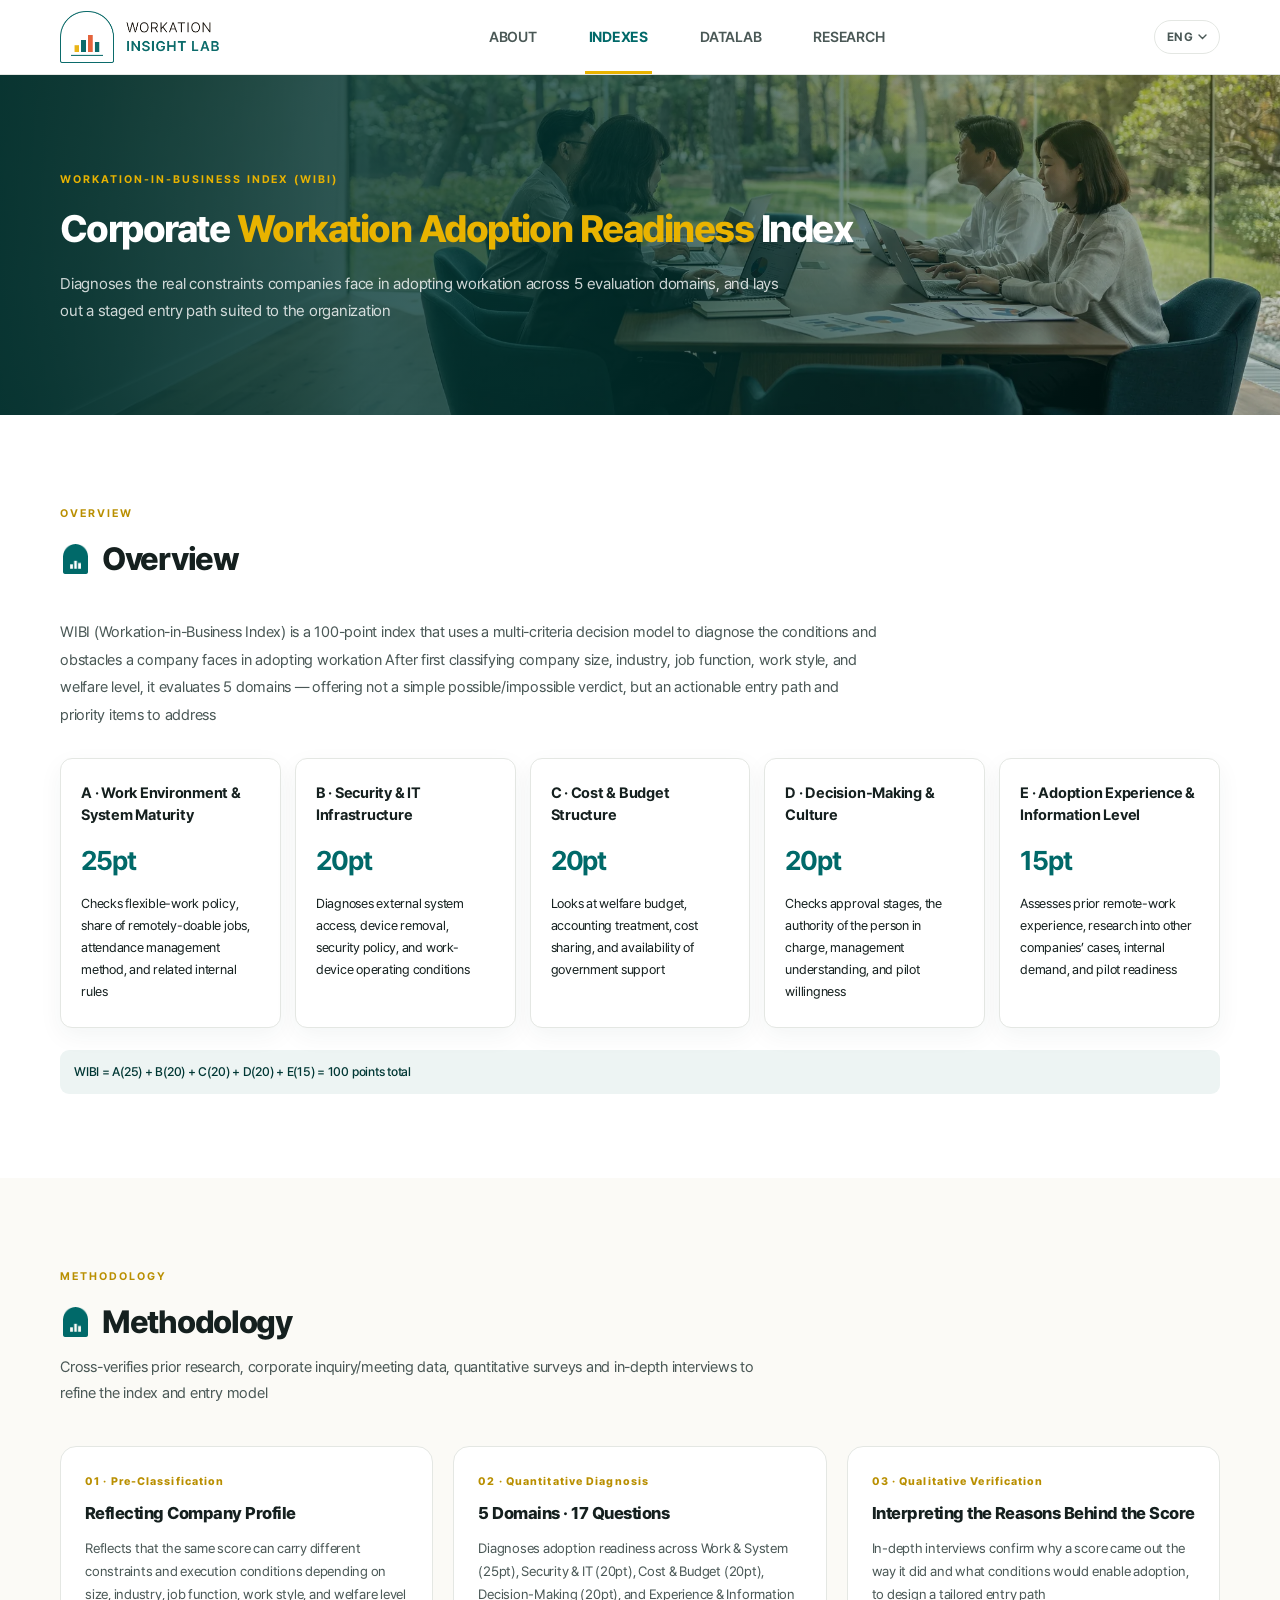
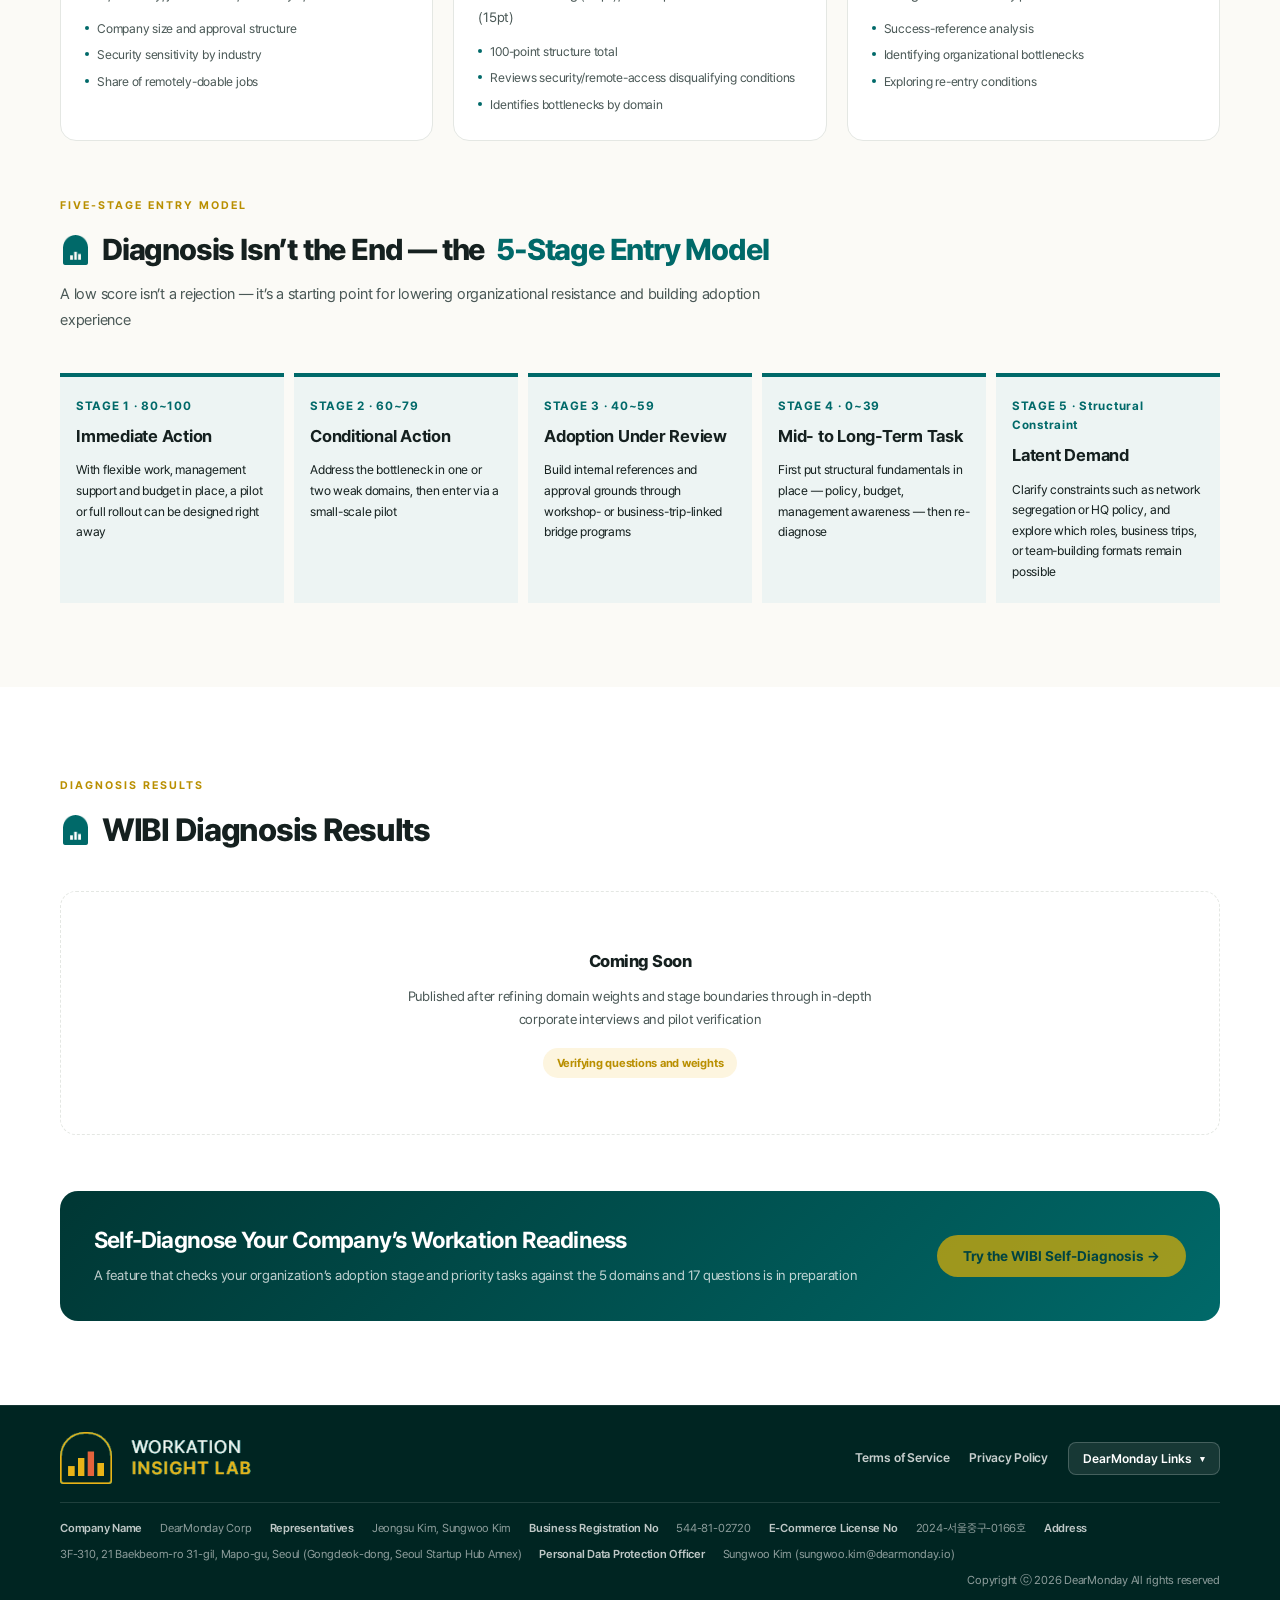
<file: wibi.html>
<!DOCTYPE html>
<html lang="ko">
<head>
<meta charset="UTF-8"><meta name="viewport" content="width=device-width, initial-scale=1.0">
<title>기업의 워케이션 도입 가능성 지수 — Workation Insight Lab</title>
<meta name="description" content="기업의 워케이션 도입 가능성 지수의 5대 평가축, 방법론과 5단계 진입 모델을 안내합니다.">
<meta name="robots" content="noindex, nofollow"><link rel="icon" href="assets/wil-favicon.png?v=202607311700"><link rel="stylesheet" href="assets/wil.css?v=202609111730">
</head>
<body class="page-wibi"><div id="wilHeader"></div>
<section class="phead"><div class="container"><span class="eyebrow">WORKATION-IN-BUSINESS INDEX (WIBI)</span><h1 data-i18n-html="wibi.h1">기업의 워케이션 <em>도입 가능성 지수</em></h1><p data-i18n="wibi.p">기업의 실제 도입 제한 요인을 5대 평가축으로 진단하고, 조직에 맞는 단계별 진입 경로를 제시합니다.</p></div></section>

<section class="section tint" id="overview"><div class="container">
  <div class="sec-head"><span class="eyebrow">Overview</span><h2 style="margin-top:14px" data-i18n="common.overview">개요</h2></div>
  <p class="section-lead" data-i18n="wibi.overview.p">WIBI(Workation-in-Business Index)는 기업이 워케이션을 도입할 수 있는 조건과 장애 요소를 다기준 의사결정 방식으로 진단하는 100점 지수입니다. 기업 규모·업종·직무·근무 형태·복지 수준을 먼저 분류한 뒤 5대 영역을 평가해, 단순한 가능·불가능 판정이 아니라 실행 가능한 진입 경로와 우선 보완 과제를 제시합니다.</p>
  <div class="domain-grid">
    <div class="domain-card"><b data-i18n="wibi.domainA.b">A · 업무 환경·제도 성숙도</b><strong data-i18n="wibi.domainA.score">25점</strong><p data-i18n="wibi.domainA.p">유연근무 제도, 원격 수행 가능 직무, 근태관리 방식, 관련 내규를 확인합니다.</p></div>
    <div class="domain-card"><b data-i18n="wibi.domainB.b">B · 보안·IT 인프라</b><strong data-i18n="wibi.domainB.score">20점</strong><p data-i18n="wibi.domainB.p">외부 시스템 접속, 장비 반출, 보안정책과 업무기기 운영 조건을 진단합니다.</p></div>
    <div class="domain-card"><b data-i18n="wibi.domainC.b">C · 비용·예산 구조</b><strong data-i18n="wibi.domainC.score">20점</strong><p data-i18n="wibi.domainC.p">복지예산, 회계 처리, 비용 분담과 정부지원 활용 가능성을 살펴봅니다.</p></div>
    <div class="domain-card"><b data-i18n="wibi.domainD.b">D · 의사결정·조직문화</b><strong data-i18n="wibi.domainD.score">20점</strong><p data-i18n="wibi.domainD.p">승인 단계, 담당자 권한, 경영진의 이해와 파일럿 실행 의지를 확인합니다.</p></div>
    <div class="domain-card"><b data-i18n="wibi.domainE.b">E · 도입 경험·정보 수준</b><strong data-i18n="wibi.domainE.score">15점</strong><p data-i18n="wibi.domainE.p">외부 업무 경험, 타사 사례 탐색, 내부 수요와 시범운영 준비도를 평가합니다.</p></div>
  </div>
  <div class="formula" style="margin-top:22px" data-i18n="wibi.formula">WIBI = A(25) + B(20) + C(20) + D(20) + E(15) = 총 100점</div>
</div></section>

<section class="section" id="method"><div class="container">
  <div class="sec-head"><span class="eyebrow">Methodology</span><h2 style="margin-top:14px" data-i18n="common.methodology">방법론</h2><p data-i18n="wibi.method.p">선행연구, 기업 문의·미팅 데이터, 정량 설문과 심층 인터뷰를 교차 검증해 지수와 진입 모델을 고도화합니다.</p></div>
  <div class="steps">
    <div class="step"><div class="step-n" data-i18n="wibi.step1.n">01 · 사전 분류</div><h4 data-i18n="wibi.step1.h4">기업 프로파일 반영</h4><p data-i18n="wibi.step1.p">규모·업종·직무·근무 형태·복지 수준에 따라 같은 점수도 다른 제약과 실행 조건을 가질 수 있음을 반영합니다.</p><ul><li data-i18n="wibi.step1.li1">기업 규모와 결재 구조</li><li data-i18n="wibi.step1.li2">업종별 보안 민감도</li><li data-i18n="wibi.step1.li3">원격 수행 가능 직무 비율</li></ul></div>
    <div class="step"><div class="step-n" data-i18n="wibi.step2.n">02 · 정량 진단</div><h4 data-i18n="wibi.step2.h4">5대 영역·17개 문항</h4><p data-i18n="wibi.step2.p">업무·제도 25점, 보안·IT 20점, 비용·예산 20점, 의사결정 20점, 경험·정보 15점으로 도입 가능성을 진단합니다.</p><ul><li data-i18n="wibi.step2.li1">총 100점 구조</li><li data-i18n="wibi.step2.li2">보안·원격접속 과락 조건 검토</li><li data-i18n="wibi.step2.li3">영역별 병목 확인</li></ul></div>
    <div class="step"><div class="step-n" data-i18n="wibi.step3.n">03 · 질적 검증</div><h4 data-i18n="wibi.step3.h4">점수의 원인과 조건 해석</h4><p data-i18n="wibi.step3.p">심층 인터뷰로 왜 해당 점수가 나왔는지, 어떤 조건이 충족되면 도입 가능한지를 확인해 맞춤형 진입 경로를 설계합니다.</p><ul><li data-i18n="wibi.step3.li1">성공 레퍼런스 분석</li><li data-i18n="wibi.step3.li2">조직 병목 특정</li><li data-i18n="wibi.step3.li3">재진입 조건 탐색</li></ul></div>
  </div>
  <div style="margin-top:50px"><div class="sec-head"><span class="eyebrow">Five-Stage Entry Model</span><h2 style="margin-top:14px;font-size:30px" data-i18n-html="wibi.stage.h2">진단에서 끝나지 않는 <em>5단계 진입 모델</em></h2><p data-i18n="wibi.stage.p">낮은 점수는 탈락이 아니라 조직 저항을 낮추고 도입 경험을 축적하기 위한 출발점으로 해석합니다.</p></div>
    <div class="stage-grid">
      <div class="stage-card"><b>STAGE 1 · 80~100</b><h4 data-i18n="wibi.stage1.h4">즉시 실행</h4><p data-i18n="wibi.stage1.p">유연근무, 경영진 지지와 예산이 갖춰져 파일럿 또는 정식 도입을 바로 설계할 수 있습니다.</p></div>
      <div class="stage-card"><b>STAGE 2 · 60~79</b><h4 data-i18n="wibi.stage2.h4">조건부 실행</h4><p data-i18n="wibi.stage2.p">한두 개 미흡 영역의 병목을 보완하고 소규모 시범운영으로 진입합니다.</p></div>
      <div class="stage-card"><b>STAGE 3 · 40~59</b><h4 data-i18n="wibi.stage3.h4">도입 검토</h4><p data-i18n="wibi.stage3.p">워크숍·출장 연계형 브릿지 프로그램으로 내부 레퍼런스와 승인 근거를 만듭니다.</p></div>
      <div class="stage-card"><b>STAGE 4 · 0~39</b><h4 data-i18n="wibi.stage4.h4">중장기 과제</h4><p data-i18n="wibi.stage4.p">제도·예산·경영진 인식 등 구조적 기반을 먼저 정비한 뒤 재진단합니다.</p></div>
      <div class="stage-card"><b>STAGE 5 · <span data-i18n="wibi.stage5.badge">구조적 제약</span></b><h4 data-i18n="wibi.stage5.h4">잠재 수요</h4><p data-i18n="wibi.stage5.p">망분리나 본사 규정 등 제약을 명확히 하고 가능한 직군·출장·팀빌딩 대안을 탐색합니다.</p></div>
    </div>
  </div>
</div></section>

<section class="section tint" id="results"><div class="container">
  <div class="sec-head"><span class="eyebrow">Diagnosis Results</span><h2 style="margin-top:14px" data-i18n="wibi.results.h2">WIBI 진단 결과</h2></div>
  <div class="soon"><b>Coming Soon</b><p data-i18n="wibi.results.p">기업 심층 인터뷰와 파일럿 검증을 거쳐 영역별 가중치와 단계 구간을 보정한 뒤 공개합니다.</p><span class="tagline" data-i18n="wibi.results.tag">평가 문항·가중치 검증 중</span></div>
  <div class="index-cta"><div><h3 data-i18n="wibi.cta.h3">우리 회사 워케이션 도입 가능성 자가 진단</h3><p data-i18n="wibi.cta.p">5대 평가축과 17개 문항을 기준으로 조직의 도입 단계와 우선 과제를 확인하는 기능을 준비하고 있습니다.</p></div><button class="btn-fill" type="button" disabled data-i18n="wibi.cta.btn">우리 회사 WIBI 자가 진단 해보기 →</button></div>
</div></section>
<div id="wilFooter"></div><script src="assets/wil.js?v=202609111730"></script><script>mountHeader('indexes');mountFooter();</script></body></html>
</file>
<file: assets/wil.css>
/* ═══════════════════════════════════════════════════════════
   WIL — Workation Insight Lab | 공통 스타일
   브랜드 컬러: DearMonday 공식 로고 PNG 픽셀 추출값
   teal #006969 (워드마크) · #086B77 (아치) · gold #E9B300 (모노그램)
   ═══════════════════════════════════════════════════════════ */
@font-face{font-family:'Pretendard';src:url('fonts/Pretendard-Regular.otf') format('opentype');font-weight:400;font-display:swap}
@font-face{font-family:'Pretendard';src:url('fonts/Pretendard-Medium.otf') format('opentype');font-weight:500;font-display:swap}
@font-face{font-family:'Pretendard';src:url('fonts/Pretendard-SemiBold.otf') format('opentype');font-weight:600;font-display:swap}
@font-face{font-family:'Pretendard';src:url('fonts/Pretendard-Bold.otf') format('opentype');font-weight:700;font-display:swap}
@font-face{font-family:'Pretendard';src:url('fonts/Pretendard-ExtraBold.otf') format('opentype');font-weight:800;font-display:swap}

:root{
  --teal:#006969; --teal-deep:#00514F; --teal-ink:#003734; --teal-arch:#086B77;
  --teal-50:#EDF4F3; --teal-100:#DCE9E7;
  --gold:#E9B300; --gold-deep:#B98F00; --gold-50:#FDF5DF;
  --ink:#15201F; --body:#4A5856; --mute:#8A9694;
  --paper:#FBFAF6; --white:#fff; --line:#E4E7E3;
  --max:1240px;
}
*{margin:0;padding:0;box-sizing:border-box}
html{scroll-behavior:smooth;scroll-padding-top:96px}
body{font-family:'Pretendard',-apple-system,'Malgun Gothic',sans-serif;background:var(--paper);color:var(--ink);
     line-height:1.6;-webkit-font-smoothing:antialiased;letter-spacing:-.015em;word-break:keep-all;overflow-wrap:break-word}
/* word-break:keep-all은 한국어 전용 타이포그래피 최적화(음절 단위 유지)라서
   일본어·중국어에는 오히려 줄바꿈 지점이 없어져 넘침을 유발한다.
   :lang(ko)에서만 keep-all을 쓰고, 그 외 언어는 표준 break-word로 되돌린다 */
html:not([lang="ko"]) body{word-break:normal;overflow-wrap:break-word}
a{text-decoration:none;color:inherit}
li{list-style:none}
img{max-width:100%;display:block}
.container{max-width:var(--max);margin:0 auto;padding:0 40px}
.eyebrow{font-size:11px;font-weight:700;letter-spacing:.18em;text-transform:uppercase;color:var(--gold-deep)}

/* ═══════════ HEADER — 화이트 ═══════════ */
header{position:sticky;top:0;z-index:200;background:var(--white);border-bottom:1px solid var(--line)}
.hbar{max-width:var(--max);margin:0 auto;padding:0 40px;height:74px;display:flex;align-items:center;justify-content:space-between}
.brand{display:flex;align-items:center;gap:12px}.brand-mark{height:29px;width:auto}.brand-div{width:1px;height:34px;background:var(--gold)}
.brand-mark-full{height:52px;width:auto;display:block}
.brand-lab{display:flex;flex-direction:column;line-height:1;white-space:nowrap}.brand-lab b{font-size:9px;letter-spacing:.18em;color:var(--gold-deep);margin-bottom:5px}.brand-lab span{font-size:15px;font-weight:900;letter-spacing:.04em;color:var(--teal)}.footer-lab span{color:#fff}.footer-lab b{color:var(--gold)}
.nav{display:flex;align-items:stretch;height:74px}
.nav>a{display:flex;flex-direction:column;justify-content:center;align-items:center;padding:0 26px;
       font-size:14.5px;font-weight:600;color:var(--body);line-height:1.24;text-align:center;position:relative;transition:color .18s}
.nav>a::after{content:'';position:absolute;left:22px;right:22px;bottom:0;height:3px;background:var(--gold);
              transform:scaleX(0);transition:transform .24s}
.nav>a:hover{color:var(--teal)}
.nav>a.on{color:var(--teal);font-weight:700}
.nav>a:hover::after,.nav>a.on::after{transform:scaleX(1)}
.hact{display:flex;align-items:center;gap:12px}
.btn-sub{background:var(--gold);color:var(--teal-ink);font-size:13px;font-weight:700;padding:10px 20px;
         border-radius:999px;transition:transform .18s,box-shadow .18s;white-space:nowrap;border:0;cursor:pointer;font-family:inherit}
.btn-sub:hover{transform:translateY(-1px);box-shadow:0 6px 18px rgba(233,179,0,.34)}
.langsel{position:relative}
.lang-btn{display:flex;align-items:center;gap:5px;background:none;border:1px solid var(--line);color:var(--body);
          font-size:12px;font-weight:700;letter-spacing:.03em;padding:9px 12px;border-radius:999px;cursor:pointer;
          font-family:inherit;transition:border-color .18s,color .18s}
.lang-btn:hover{border-color:var(--teal);color:var(--teal)}
.lang-caret{flex:none;transition:transform .18s}
.langsel.open .lang-caret{transform:rotate(180deg)}
.lang-menu{display:none;position:absolute;top:calc(100% + 8px);right:0;background:#fff;border:1px solid var(--line);
           border-radius:12px;box-shadow:0 14px 28px rgba(0,55,52,.12);padding:6px;min-width:118px;z-index:220}
.langsel.open .lang-menu{display:block}
.lang-menu li button{display:block;width:100%;text-align:left;background:none;border:0;padding:9px 12px;
                      font-size:13px;color:var(--body);border-radius:8px;cursor:pointer;font-family:inherit;transition:.14s}
.lang-menu li button:hover{background:var(--teal-50);color:var(--teal)}
.lang-menu li button.on{color:var(--teal);font-weight:700}
.burger{display:none;background:none;border:0;color:var(--ink);font-size:22px;cursor:pointer;padding:4px 6px}
.mega{display:none;background:var(--white);border-top:1px solid var(--line);box-shadow:0 12px 28px rgba(0,55,52,.07)}
header:hover .mega,.mega:hover{display:block}
.mega-in{max-width:var(--max);margin:0 auto;padding:22px 40px 26px;display:grid;grid-template-columns:repeat(4,1fr);gap:32px}
.mega h6{font-size:10.5px;font-weight:700;letter-spacing:.14em;color:var(--gold-deep);margin-bottom:12px}
.mega ul{display:grid;gap:9px}
.mega a{font-size:13.5px;color:var(--body);transition:color .16s;cursor:pointer}
.mega a:hover{color:var(--teal)}
.mega a::before{content:'· ';color:var(--mute)}

/* ═══════════ HERO ═══════════ */
.hero{background:var(--teal);position:relative;overflow:hidden;padding:0 0 74px}
.photo-mountain .hero{background-image:linear-gradient(90deg,rgba(0,48,46,.93),rgba(0,55,52,.72) 50%,rgba(0,55,52,.2)),url('hero-home-desk-2026.webp');background-size:cover;background-position:center 55%}
.hero::before{content:'';position:absolute;inset:0;background:
  radial-gradient(900px 460px at 88% -10%,rgba(233,179,0,.17),transparent 62%),
  radial-gradient(680px 420px at 2% 106%,rgba(8,107,119,.6),transparent 60%)}
.hero .container{position:relative;z-index:2}
.hero-grid{display:grid;grid-template-columns:1fr 400px;gap:52px;align-items:end;padding-top:58px}
.hero-copy .eyebrow{color:var(--gold);display:block;margin-bottom:18px}
.hero-copy h1{font-size:48px;line-height:1.22;font-weight:800;color:#fff;letter-spacing:-.04em}
.hero-copy h1 em{font-style:normal;color:var(--gold)}
.hero-copy h1.oneline{white-space:nowrap;font-size:clamp(20px,3.6vw,48px)}
.hero-copy p{margin-top:22px;font-size:16px;color:rgba(255,255,255,.82);max-width:600px;line-height:1.8}
.hero-act{display:flex;gap:12px;margin-top:30px;flex-wrap:wrap}
.btn-line{display:inline-flex;align-items:center;gap:8px;border:1px solid rgba(255,255,255,.42);color:#fff;
          font-size:14px;font-weight:600;padding:13px 24px;border-radius:999px;transition:.2s;cursor:pointer;background:none;font-family:inherit}
.btn-line:hover{background:#fff;color:var(--teal);border-color:#fff}
.btn-fill{display:inline-flex;align-items:center;gap:8px;background:var(--gold);color:var(--teal-ink);
          font-size:14px;font-weight:700;padding:13px 26px;border-radius:999px;transition:.2s;cursor:pointer;border:0;font-family:inherit}
.btn-fill:hover{background:#fff}
.showcase{border-radius:20px;overflow:hidden;background:var(--teal-ink);position:relative;
          box-shadow:0 26px 60px rgba(0,0,0,.34);aspect-ratio:4/3.3}
.showcase figure{position:absolute;inset:0;opacity:0;transition:opacity .9s ease}
.showcase figure.on{opacity:1}
.showcase img{width:100%;height:100%;object-fit:cover}
.showcase figure::after{content:'';position:absolute;inset:0;
  background:linear-gradient(to top,rgba(0,55,52,.94),rgba(0,55,52,.32) 46%,transparent 74%)}
.showcase figcaption{position:absolute;left:24px;right:24px;bottom:22px;z-index:2}
.sc-tag{display:inline-block;font-size:10px;font-weight:700;letter-spacing:.13em;color:var(--teal-ink);
        background:var(--gold);padding:4px 10px;border-radius:4px;margin-bottom:9px}
.sc-name{font-size:17px;font-weight:700;color:#fff;letter-spacing:-.025em}
.sc-meta{font-size:12.5px;color:rgba(255,255,255,.74);margin-top:3px}
.sc-dots{position:absolute;right:20px;top:20px;z-index:3;display:flex;flex-direction:column;gap:7px}
.sc-dots i{width:6px;height:6px;border-radius:50%;background:rgba(255,255,255,.34);cursor:pointer;transition:.25s}
.sc-dots i.on{background:var(--gold);height:18px;border-radius:3px}
.metrics{position:relative;z-index:2;margin-top:48px}
.metrics-in{display:grid;grid-template-columns:repeat(4,1fr);gap:1px;background:rgba(255,255,255,.16);
            border:1px solid rgba(255,255,255,.16);border-radius:14px;overflow:hidden}
.metric{background:rgba(0,55,52,.5);padding:22px 24px}
.metric b{display:block;font-size:29px;color:var(--gold);line-height:1;font-weight:800;letter-spacing:-.04em}
.metric span{display:block;margin-top:9px;font-size:12.5px;color:rgba(255,255,255,.76);line-height:1.5}

/* ═══════════ 페이지 헤드 (하위 페이지) ═══════════ */
/* 하위 페이지(About/Indexes/DataLab/Research) 상단 배너 — 콘텐츠 길이가 달라도
   min-height + flex 중앙 정렬로 4개 페이지의 배너 높이를 동일하게 통일한다 */
.phead{background-color:var(--teal);background-image:linear-gradient(90deg,rgba(0,55,52,.94),rgba(0,81,79,.72) 58%,rgba(0,55,52,.36)),url('phead-indexes-people-2026.webp');background-size:cover;background-repeat:no-repeat;background-position:center;position:relative;overflow:hidden;padding:48px 0;
       min-height:340px;box-sizing:border-box;display:flex;align-items:center}
.photo-ocean .phead{background-image:linear-gradient(90deg,rgba(0,55,52,.94),rgba(0,81,79,.7) 58%,rgba(0,55,52,.32)),url('phead-ocean-office.png')}
.page-about .phead{background-image:linear-gradient(90deg,rgba(0,48,46,.92),rgba(0,55,52,.7) 48%,rgba(0,55,52,.18)),url('phead-about-desk-2026.webp')}.page-indexes .phead,.page-w2bi .phead{background-image:linear-gradient(90deg,rgba(0,48,46,.92),rgba(0,55,52,.7) 48%,rgba(0,55,52,.2)),url('phead-indexes-people-2026.webp')}.page-datalab .phead,.page-wibi .phead{background-image:linear-gradient(90deg,rgba(0,48,46,.92),rgba(0,55,52,.7) 48%,rgba(0,55,52,.18)),url('phead-datalab-people-2026.webp')}.page-research .phead,.page-market .phead{background-image:linear-gradient(90deg,rgba(0,48,46,.92),rgba(0,55,52,.7) 48%,rgba(0,55,52,.18)),url('phead-research-desk-2026.webp')}
.phead::before{content:'';position:absolute;inset:0;background:radial-gradient(760px 380px at 90% -20%,rgba(233,179,0,.2),transparent 60%)}
/* .phead가 수직 중앙 정렬을 위해 flex 컨테이너가 되면서, 자식인 .container가
   flex item으로서 auto-margin에 의해 가운데로 좁게 정렬되는 문제가 생긴다
   (block 자식은 기본 폭 100%를 가정하지만 flex item은 content-fit이 기본값).
   width:100%로 고정해 아래 섹션들과 동일한 왼쪽 시작점을 유지한다 */
.phead .container{position:relative;z-index:2;width:100%}
.phead .eyebrow{color:var(--gold)}
.phead h1{margin-top:14px;font-size:38px;font-weight:800;color:#fff;letter-spacing:-.04em;line-height:1.28}
.phead h1 em{font-style:normal;color:var(--gold)}
.phead p{margin-top:16px;font-size:15.5px;color:rgba(255,255,255,.8);max-width:720px;line-height:1.78}

/* ═══════════ SECTION ═══════════ */
.section{padding:84px 0}
.section.tint{background:var(--white)}
.section.deep{background:var(--teal-ink)}
.sec-head{margin-bottom:40px}
.sec-head h2{font-size:32px;font-weight:800;letter-spacing:-.04em;line-height:1.26;display:flex;align-items:center;gap:12px}
.sec-head h2::before{content:"";flex:none;width:30px;height:30px;background:url(wil-icon-teal.png) no-repeat center/contain}
.sec-head h2 em{font-style:normal;color:var(--teal)}
.sec-head p{margin-top:12px;font-size:15px;color:var(--body);max-width:700px;line-height:1.75}
.deep .sec-head h2{color:#fff} .deep .sec-head h2 em{color:var(--gold)}
.deep .sec-head p{color:rgba(255,255,255,.72)}
.sub-h{font-size:19px;font-weight:800;letter-spacing:-.035em;margin-bottom:20px;display:flex;align-items:center;gap:11px}
.sub-h::before{content:'';width:4px;height:17px;background:var(--gold);border-radius:2px}

/* ═══════════ 사진 배너 ═══════════ */
.band{position:relative;min-height:420px;display:flex;align-items:center;overflow:hidden;background:var(--teal-ink)}
.band>img{position:absolute;inset:0;width:100%;height:100%;object-fit:cover;opacity:.5}
.band::after{content:'';position:absolute;inset:0;
  background:linear-gradient(100deg,rgba(0,55,52,.93) 0%,rgba(0,55,52,.7) 46%,rgba(0,55,52,.28) 100%)}
.band .container{position:relative;z-index:2;padding-top:62px;padding-bottom:62px}
.band .eyebrow{color:var(--gold)}
.band h2{margin-top:16px;font-size:33px;font-weight:800;color:#fff;letter-spacing:-.04em;line-height:1.32}
.band h2 em{font-style:normal;color:var(--gold)}
.band p{margin-top:18px;font-size:15.5px;color:rgba(255,255,255,.82);max-width:660px;line-height:1.85}
.band-stats{display:flex;gap:34px;margin-top:32px;flex-wrap:wrap}
.band-stats div b{display:block;font-size:26px;font-weight:800;color:var(--gold);letter-spacing:-.04em}
.band-stats div{text-align:center}
.band-stats div span{display:block;margin-top:5px;font-size:12.5px;color:rgba(255,255,255,.74);text-align:center}

/* ═══════════ 비전 ═══════════ */
.vision{background:linear-gradient(135deg,var(--teal-ink),var(--teal));border-radius:22px;padding:50px 46px;color:#fff}
.vision-top{text-align:center;padding-bottom:34px;border-bottom:1px solid rgba(255,255,255,.16)}
.vision-top .eyebrow{color:var(--gold)}
.vision-top h3{margin-top:14px;font-size:28px;font-weight:800;line-height:1.4;letter-spacing:-.04em}
.vision-top h3 em{font-style:normal;color:var(--gold)}
.vision-top p{margin-top:14px;font-size:14.5px;color:rgba(255,255,255,.76);max-width:660px;margin-inline:auto;line-height:1.72}
.axis{display:grid;grid-template-columns:repeat(3,1fr);gap:26px;margin:34px 0}
.axis-item{text-align:center;padding:0 12px}
.axis-item b{display:block;font-size:16px;font-weight:800;color:var(--gold);letter-spacing:-.02em}
.axis-item span{display:block;margin-top:9px;font-size:13.5px;color:rgba(255,255,255,.82);line-height:1.65}
.vision-goal{text-align:center;padding-top:26px;border-top:1px solid rgba(255,255,255,.16);
             font-size:16.5px;font-weight:700;letter-spacing:-.03em;line-height:1.7}
.vision-goal em{font-style:normal;color:var(--gold)}

/* ═══════════ 연구 분야 / 하는 일 ═══════════ */
.fields{display:grid;grid-template-columns:repeat(4,1fr);gap:16px}
.field{background:var(--white);border:1px solid var(--line);border-radius:14px;padding:24px 22px;transition:.22s}
.field:hover{border-color:var(--teal);transform:translateY(-4px);box-shadow:0 14px 32px rgba(0,55,52,.09)}
.field b{display:block;font-size:11px;font-weight:700;letter-spacing:.1em;color:var(--gold-deep)}
.field h4{margin-top:9px;font-size:16px;font-weight:700;letter-spacing:-.03em;line-height:1.4}
.field p{margin-top:9px;font-size:13px;color:var(--body);line-height:1.65}
.works{display:grid;grid-template-columns:repeat(4,1fr);gap:1px;background:var(--line);border:1px solid var(--line);border-radius:16px;overflow:hidden}
.work{background:var(--white);padding:28px 24px}
.work h4{font-size:16.5px;font-weight:800;letter-spacing:-.03em;color:var(--teal)}
.work>p{margin-top:8px;font-size:13px;color:var(--body);line-height:1.6;min-height:42px}
.work ul{margin-top:16px;padding-top:16px;border-top:1px dashed var(--line);display:grid;gap:9px}
.work li{font-size:12.5px;color:var(--body);line-height:1.55;padding-left:13px;position:relative}
.work li::before{content:'';position:absolute;left:0;top:7px;width:4px;height:4px;border-radius:50%;background:var(--gold)}

/* ═══════════ 협력 네트워크 — 4각 동등 배치 ═══════════ */
.net-wrap{display:grid;grid-template-columns:1fr 1fr;gap:48px;align-items:center}
.quad{position:relative;width:100%;max-width:470px;aspect-ratio:1/.9;margin:0 auto}
.quad svg{position:absolute;inset:0;width:100%;height:100%}
.qn{position:absolute;width:calc(50% - 22px);transform:translate(-50%,-50%)}
.qn .bx{background:var(--white);border:1.5px solid var(--teal-100);border-radius:14px;padding:16px 14px;
        text-align:center;box-shadow:0 8px 22px rgba(0,55,52,.09);min-height:92px;
        display:flex;flex-direction:column;align-items:center;justify-content:center;transition:.22s}
.qn .bx:hover{border-color:var(--teal);transform:translateY(-3px)}
.qn img{height:22px;width:auto;margin-bottom:7px}
.qn b{display:block;font-size:14px;font-weight:800;color:var(--teal);letter-spacing:-.03em;line-height:1.3}
.qn span{display:block;margin-top:5px;font-size:11px;color:var(--mute);line-height:1.45}
.network-arrow{text-align:center;color:var(--gold-deep);font-size:28px;line-height:1;margin-top:28px}
.network-outcomes{display:grid;grid-template-columns:repeat(4,1fr);gap:10px;margin-top:16px}
.network-outcomes div{text-align:center;background:var(--teal);color:#fff;border-radius:10px;padding:16px 10px;font-size:13px;font-weight:700}
.netlist{display:flex;gap:8px;flex-wrap:wrap;margin-top:18px}
.netlist span{font-size:12.5px;color:var(--body);border:1px solid var(--line);background:var(--paper);padding:7px 13px;border-radius:999px}

/* ═══════════ INDEX 카드 ═══════════ */
.idx-grid{display:grid;grid-template-columns:1fr 1fr;gap:24px}
.idx{border-radius:20px;padding:36px 34px;position:relative;overflow:hidden;border:1px solid var(--line);background:var(--white)}
.idx.hi{background:var(--teal);border-color:var(--teal)}
.idx::after{content:'';position:absolute;right:-42px;top:-42px;width:190px;height:190px;border-radius:50%;
            background:radial-gradient(circle,rgba(233,179,0,.14),transparent 68%)}
.idx-badge{font-size:10px;font-weight:700;letter-spacing:.14em;color:var(--gold-deep)}
.idx.hi .idx-badge{color:var(--gold)}
.idx-title{margin:10px 0 4px;font-size:clamp(21px,2vw,29px);font-weight:800;letter-spacing:-.035em;line-height:1.25;white-space:normal;overflow-wrap:anywhere}
.idx.hi .idx-title{color:#fff}
.idx-title i{font-style:normal;color:var(--gold-deep)}
.idx.hi .idx-title i{color:var(--gold)}
.idx-sub{white-space:nowrap;font-weight:700;letter-spacing:-.035em;line-height:1.2;color:var(--teal);
         display:block;transform-origin:left center}
.idx.hi .idx-sub{color:rgba(255,255,255,.9)}
.idx .desc{margin-top:16px;font-size:14.5px;color:var(--body);line-height:1.75;position:relative;z-index:2}
.idx.hi .desc{color:rgba(255,255,255,.86)}
.idx ul{margin-top:20px;display:grid;gap:10px;position:relative;z-index:2}
.idx li{display:flex;gap:11px;font-size:13.5px;color:var(--body);line-height:1.55}
.idx.hi li{color:rgba(255,255,255,.9)}
.idx li::before{content:'✓';flex:none;width:19px;height:19px;border-radius:50%;background:var(--teal-50);
  color:var(--teal);font-size:10px;font-weight:700;display:grid;place-items:center;margin-top:2px}
.idx.hi li::before{background:rgba(233,179,0,.2);color:var(--gold)}
.status{display:inline-block;font-size:11px;font-weight:700;padding:4px 11px;border-radius:999px;
        background:var(--gold-50);color:var(--gold-deep);margin-left:10px;vertical-align:middle;letter-spacing:.02em}

/* ═══════════ 방법론 스텝 ═══════════ */
.steps{display:grid;grid-template-columns:repeat(3,1fr);gap:20px}
.step{background:var(--white);border:1px solid var(--line);border-radius:16px;padding:26px 24px}
.step-n{font-size:11px;font-weight:800;letter-spacing:.1em;color:var(--gold-deep)}
.step h4{margin-top:9px;font-size:17px;font-weight:800;letter-spacing:-.03em}
.step p{margin-top:10px;font-size:13.5px;color:var(--body);line-height:1.7}
.step ul{margin-top:13px;display:grid;gap:7px}
.step li{font-size:12.5px;color:var(--body);padding-left:12px;position:relative;line-height:1.55}
.step li::before{content:'';position:absolute;left:0;top:7px;width:4px;height:4px;border-radius:50%;background:var(--teal)}
.formula{margin-top:14px;background:var(--teal-50);border-radius:9px;padding:12px 14px;font-size:12.5px;color:var(--teal-ink);line-height:1.6;font-weight:500}

/* ═══════════ 탭 ═══════════ */
/* overflow-x:auto만 지정하면 스펙상 overflow-y도 auto로 강제 계산되어, 미세한
   높이 오차만으로 세로 스크롤 화살표가 나타난다 — overflow-y:hidden으로 차단하고
   가로 스크롤이 필요한 좁은 화면에서도 네이티브 스크롤바는 숨긴다(기능은 유지) */
.tabs{display:flex;gap:6px;border-bottom:2px solid var(--line);margin-bottom:26px;
      overflow-x:auto;overflow-y:hidden;scrollbar-width:none;-ms-overflow-style:none}
.tabs::-webkit-scrollbar{display:none;height:0}
.tab{padding:14px 22px;font-size:14.5px;font-weight:700;color:var(--mute);background:none;border:0;cursor:pointer;
     font-family:inherit;white-space:nowrap;border-bottom:2px solid transparent;margin-bottom:-2px;transition:.18s;letter-spacing:-.02em}
.tab:hover{color:var(--teal)}
.tab.on{color:var(--teal);border-bottom-color:var(--teal)}
.tab.cat-report.on{color:#bd6715;border-bottom-color:#bd6715}.tab.cat-index.on{color:#00766f;border-bottom-color:#00766f}
.tab.cat-academic.on{color:#7554a3;border-bottom-color:#7554a3}.tab.cat-data.on{color:#28814f;border-bottom-color:#28814f}
.tab small{display:block;font-size:11px;font-weight:600;color:var(--mute);margin-top:3px}
.tab.on small{color:var(--gold-deep)}
.tabpane{display:none} .tabpane.on{display:block}
.soon{background:var(--white);border:1px dashed var(--line);border-radius:16px;padding:56px 32px;text-align:center}
.soon b{display:block;font-size:17px;font-weight:800;color:var(--ink);letter-spacing:-.03em}
.soon p{margin-top:10px;font-size:13.5px;color:var(--body);line-height:1.75;max-width:520px;margin-inline:auto}
.soon .tagline{display:inline-block;margin-top:16px;font-size:11.5px;font-weight:700;color:var(--gold-deep);
               background:var(--gold-50);padding:6px 14px;border-radius:999px}

/* ═══════════ 표 ═══════════ */
.note{display:flex;gap:14px;background:var(--gold-50);border:1px solid #F0DFA8;border-radius:12px;padding:17px 21px;margin-bottom:22px}
.note b{flex:none;color:var(--gold-deep);font-size:13px;font-weight:700}
.note p{font-size:12.5px;color:#7A5E10;line-height:1.7}
.tablewrap{overflow-x:auto;border:1px solid var(--line);border-radius:14px;background:var(--white)}
table{width:100%;border-collapse:collapse;min-width:1080px}
thead th{background:var(--teal);color:#fff;font-size:11.5px;font-weight:600;padding:12px;text-align:left;white-space:nowrap;line-height:1.35}
thead th.c{text-align:center}
thead th.ty{background:var(--teal-deep);text-align:center;border-left:1px solid rgba(255,255,255,.16)}
tbody td{padding:11px 12px;font-size:13px;border-top:1px solid var(--line);color:var(--body);vertical-align:middle}
tbody td.c{text-align:center}
tbody td.tyc{text-align:center;border-left:1px solid var(--line)}
tbody tr:hover{background:var(--teal-50)}
.bname{font-weight:600;color:var(--ink);font-size:13.5px}
.bregion{font-size:11.5px;color:var(--mute);margin-top:2px}
.bar{display:flex;align-items:center;gap:9px;min-width:126px}
.bar i{flex:1;height:6px;background:var(--teal-100);border-radius:3px;overflow:hidden;display:block}
.bar i b{display:block;height:100%;background:linear-gradient(90deg,var(--teal),var(--gold));border-radius:3px}
.bar em{font-style:normal;font-weight:800;font-size:13.5px;color:var(--teal);min-width:38px;text-align:right}
.v{display:inline-grid;place-items:center;width:24px;height:24px;border-radius:7px;background:var(--gold);color:var(--teal-ink);font-weight:800;font-size:12.5px}
.v.tent{background:var(--gold-50);color:var(--gold-deep);border:1.5px solid var(--gold)}
.x{color:#C9CFCE;font-size:14px;font-weight:700}
.kw{display:block;font-size:10.5px;line-height:1.4;margin-top:5px;color:var(--mute);letter-spacing:-.02em}
.kw.good{color:var(--teal)}
.v-pass,.v-fail,.v-hold{font-size:11.5px;font-weight:700;padding:4px 10px;border-radius:999px;white-space:nowrap;display:inline-block}
.v-pass{color:#14663A;background:#DDF0E4}
.v-fail{color:#6E5400;background:#FFF0B8}
.v-hold{color:#5E6866;background:#E9ECEB}
.legend{display:flex;gap:20px;flex-wrap:wrap;margin-top:16px;font-size:12.5px;color:var(--body)}
.legend span{display:flex;align-items:center;gap:7px}
.legend i{width:11px;height:11px;border-radius:3px;display:block}

/* ═══════════ 유형 카드 ═══════════ */
.type-grid{display:grid;grid-template-columns:repeat(4,1fr);gap:18px}
.tcard{background:var(--white);border:1px solid var(--line);border-radius:16px;padding:24px;transition:.22s;display:flex;flex-direction:column}
.tcard:hover{border-color:var(--teal);transform:translateY(-4px);box-shadow:0 14px 32px rgba(0,55,52,.09)}
.tcode{display:inline-block;font-size:10.5px;font-weight:800;letter-spacing:.12em;color:var(--teal-ink);background:var(--gold);padding:4px 9px;border-radius:4px}
.tcard h4{margin-top:12px;font-size:16px;font-weight:800;letter-spacing:-.03em}
.tcard>p{margin-top:7px;font-size:12.5px;color:var(--body);line-height:1.6;min-height:54px}
.tkeys{margin-top:12px;padding-top:12px;border-top:1px solid var(--line);font-size:11.5px;color:var(--mute);line-height:1.55}
.thits{margin-top:14px;display:grid;gap:7px}
.thit{display:flex;align-items:center;gap:8px;font-size:12.5px}
.thit i{flex:none;width:15px;height:15px;border-radius:4px;background:var(--gold);color:var(--teal-ink);
        font-size:9px;font-weight:800;display:grid;place-items:center;font-style:normal}
.thit span{flex:1;color:var(--ink);letter-spacing:-.02em}
.tcount{margin-top:14px;font-size:11.5px;font-weight:700;color:var(--gold-deep);background:var(--gold-50);padding:6px 10px;border-radius:6px;text-align:center}

/* ═══════════ 출처 표 ═══════════ */
.srcwrap{overflow-x:auto;border:1px solid var(--line);border-radius:14px;background:var(--white);margin-top:22px}
.srcwrap table{min-width:720px}
.srcwrap tbody td:first-child{font-weight:600;color:var(--ink)}

/* ═══════════ RESEARCH 리스트 ═══════════ */
.rlist{border-top:2px solid var(--teal)}
.ritem{display:flex;align-items:center;gap:26px;padding:22px 6px;border-bottom:1px solid var(--line);transition:.18s}
.ritem:hover{background:var(--white);padding-left:14px}
.rcat{flex:none;width:96px;font-size:11px;font-weight:700;letter-spacing:.08em;color:var(--teal);
      border:1px solid var(--teal-100);background:var(--teal-50);padding:5px 0;border-radius:5px;text-align:center}
.rcat.cat-report{color:#bd6715;border-color:#ebc49c;background:#fff5ea}.rcat.cat-index{color:#00766f;border-color:#9fd4cf;background:#e8f7f5}
.rcat.cat-academic{color:#7554a3;border-color:#cbbbe0;background:#f5f0fa}.rcat.cat-data{color:#28814f;border-color:#add7bd;background:#eef8f1}
.rbody{flex:1}
.rbody h5{font-size:15.5px;font-weight:700;letter-spacing:-.03em;line-height:1.5}
.rbody p{margin-top:5px;font-size:12.5px;color:var(--mute)}
.rtail{flex:none;display:flex;align-items:stretch;gap:14px}
.rdate{flex:none;font-size:12.5px;color:var(--mute);text-align:right;min-width:112px}
.rdate b{display:block;font-size:13px;color:var(--ink);font-weight:700}
.rstat{display:inline-block;margin-top:4px;font-size:10.5px;font-weight:700;padding:2px 8px;border-radius:4px}
.rstat.done{background:#DDF0E4;color:#14663A}
.rstat.plan{background:var(--gold-50);color:var(--gold-deep)}
.rdownload{flex:none;display:flex;align-items:center;justify-content:center;padding:0 18px;border-radius:8px;
           background:var(--teal);color:#fff;font-size:12.5px;font-weight:700;white-space:nowrap;transition:.18s}
.rdownload:hover{background:var(--teal-deep)}

/* ═══════════ 홈 진입 카드 ═══════════ */
.hubs{display:grid;grid-template-columns:repeat(3,1fr);gap:20px}
.home-hubs{grid-template-columns:repeat(4,1fr)}
.domain-grid{display:grid;grid-template-columns:repeat(5,1fr);gap:14px;margin-top:28px}
.domain-card{background:#fff;border:1px solid var(--line);border-radius:12px;padding:24px 20px;box-shadow:0 8px 24px rgba(0,55,52,.05)}
.domain-card b{display:block;font-size:15px;line-height:1.45;color:var(--ink)}
.domain-card strong{display:block;margin:13px 0 10px;font-size:27px;color:var(--teal);letter-spacing:-.04em}
.domain-card p{font-size:13px;line-height:1.7;color:var(--muted);margin:0}
.stage-grid{display:grid;grid-template-columns:repeat(5,1fr);gap:10px;margin-top:24px}
.stage-card{border-top:4px solid var(--teal);background:var(--teal-50);padding:20px 16px;min-height:155px}
.stage-card b{display:block;font-size:12px;color:var(--teal);letter-spacing:.06em}
.stage-card h4{font-size:17px;margin:7px 0 10px}
.stage-card p{font-size:12.5px;line-height:1.65;color:var(--muted);margin:0}
.program-grid{display:grid;grid-template-columns:repeat(4,1fr);gap:16px}
.hub{background:var(--white);border:1px solid var(--line);border-radius:18px;padding:28px 26px;transition:.24s;display:flex;flex-direction:column}
.hub:hover{border-color:var(--teal);transform:translateY(-5px);box-shadow:0 18px 40px rgba(0,55,52,.1)}
.hub .eyebrow{color:var(--gold-deep)}
.hub h3{margin-top:11px;font-size:20px;font-weight:800;letter-spacing:-.035em}
.hub p{margin-top:10px;font-size:13.5px;color:var(--body);line-height:1.7;flex:1}
.hub ul{margin-top:16px;display:grid;gap:7px}
.hub li{font-size:12.5px;color:var(--body);padding-left:12px;position:relative;line-height:1.5}
.hub li::before{content:'';position:absolute;left:0;top:7px;width:4px;height:4px;border-radius:50%;background:var(--gold)}
.hub .go{margin-top:18px;font-size:13px;font-weight:700;color:var(--teal)}

/* ═══════════ 진단 CTA ═══════════ */
.diag{display:grid;grid-template-columns:1fr 1.15fr;gap:54px;align-items:center}
.diag h2{font-size:32px;font-weight:800;color:#fff;line-height:1.3;letter-spacing:-.04em}
.diag h2 em{font-style:normal;color:var(--gold)}
.diag p{margin-top:18px;font-size:15px;color:rgba(255,255,255,.76);line-height:1.8}
.d-items{display:grid;grid-template-columns:1fr 1fr;gap:12px}
.d-item{background:rgba(255,255,255,.06);border:1px solid rgba(255,255,255,.13);border-radius:12px;padding:17px 19px;transition:.2s}
.d-item:hover{background:rgba(233,179,0,.11);border-color:rgba(233,179,0,.4)}
.d-num{font-size:10.5px;font-weight:700;letter-spacing:.1em;color:var(--gold)}
.d-label{margin-top:6px;font-size:13.5px;font-weight:600;color:#fff;letter-spacing:-.025em}
.d-score{margin-top:4px;font-size:12px;color:rgba(255,255,255,.55)}

/* ═══════════ 자가 진단 모달 ═══════════ */
.modal{position:fixed;inset:0;z-index:500;display:none;align-items:flex-start;justify-content:center;
       background:rgba(0,32,30,.62);padding:40px 20px;overflow-y:auto;backdrop-filter:blur(3px)}
.modal.on{display:flex}
.mbox{background:var(--paper);border-radius:20px;max-width:900px;width:100%;overflow:hidden;box-shadow:0 30px 80px rgba(0,0,0,.4)}
.mhead{background:var(--teal);padding:24px 32px;display:flex;justify-content:space-between;align-items:flex-start;gap:20px}
.mhead h3{font-size:21px;font-weight:800;color:#fff;letter-spacing:-.035em}
.mhead p{margin-top:6px;font-size:12.5px;color:rgba(255,255,255,.74);line-height:1.6;max-width:600px}
.mclose{background:rgba(255,255,255,.14);border:0;color:#fff;width:34px;height:34px;border-radius:50%;font-size:17px;cursor:pointer;flex:none;transition:.18s}
.mclose:hover{background:var(--gold);color:var(--teal-ink)}
.mbody{padding:26px 32px 32px;max-height:min(70vh,760px);overflow-y:auto}
.cap-row{display:flex;align-items:center;gap:12px;background:var(--white);border:1px solid var(--line);
         border-radius:12px;padding:14px 18px;margin-bottom:20px;flex-wrap:wrap}
.cap-row label{font-size:13.5px;font-weight:700;color:var(--ink)}
.cap-row input{width:88px;padding:8px 11px;border:1px solid var(--line);border-radius:8px;font-family:inherit;font-size:13.5px}
.cap-row small{font-size:12px;color:var(--mute)}
.qlabel{font-size:11px;font-weight:800;letter-spacing:.1em;color:var(--gold-deep);margin:22px 0 12px}
.q{background:var(--white);border:1px solid var(--line);border-radius:12px;padding:16px 18px;margin-bottom:10px}
.qt{display:flex;justify-content:space-between;gap:14px;align-items:baseline;margin-bottom:11px}
.qt b{font-size:14px;font-weight:700;letter-spacing:-.025em}
.qt span{font-size:11.5px;color:var(--mute);white-space:nowrap;font-weight:600}
.opts{display:grid;gap:7px}
.opt{display:flex;align-items:center;gap:9px;font-size:12.5px;color:var(--body);cursor:pointer;padding:7px 10px;border-radius:8px;transition:.15s;line-height:1.45}
.opt:hover{background:var(--teal-50)}
.opt input{accent-color:var(--teal);flex:none}
.opt em{font-style:normal;margin-left:auto;font-weight:700;color:var(--teal);font-size:12px;white-space:nowrap}
.mfoot{position:sticky;bottom:0;background:var(--white);border-top:1px solid var(--line);padding:18px 32px;
       display:flex;gap:14px;align-items:center;justify-content:space-between;flex-wrap:wrap}
.mfoot .btn-fill{background:var(--teal);color:#fff}
.mfoot .btn-fill:hover{background:var(--teal-ink)}
.result{background:var(--white);border:2px solid var(--teal);border-radius:16px;padding:24px;margin-bottom:22px;display:none}
.result.on{display:block}

/* 전국 지자체 시설 - 광역지자체별 아코디언 */
.municipal-note{margin-bottom:22px}
.municipal-groups{display:grid;gap:12px}
.municipal-group{background:var(--white);border:1px solid var(--line);border-radius:14px;overflow:hidden}
.municipal-head{width:100%;border:0;background:var(--white);padding:20px 22px;display:grid;
                grid-template-columns:34px minmax(180px,1fr) auto;gap:14px;align-items:center;text-align:left;
                font-family:inherit;color:var(--ink);cursor:pointer;transition:background .18s}
.municipal-head:hover{background:var(--teal-50)}
.municipal-plus{width:30px;height:30px;border-radius:50%;background:var(--teal);color:#fff;display:grid;place-items:center;
                font-size:21px;font-weight:500;line-height:1;transition:transform .2s}
.municipal-head[aria-expanded="true"] .municipal-plus{transform:rotate(45deg)}
.municipal-title b{display:block;font-size:18px;font-weight:800;letter-spacing:-.03em}
.municipal-title small{display:block;margin-top:4px;font-size:12px;color:var(--mute);font-weight:500}
.municipal-stats{display:grid;grid-template-columns:repeat(4,112px);gap:12px;justify-content:end;align-items:center}
.municipal-stats em{font-style:normal;font-size:11.5px;font-weight:700;color:var(--teal-ink);background:var(--teal-50);
                    padding:8px 10px;border-radius:999px;white-space:nowrap;text-align:center}
.municipal-stats .stat-pass{color:#14663A;background:#DDF0E4}
.municipal-stats .stat-fail{color:#6E5400;background:#FFF0B8}
.municipal-stats .stat-hold{color:#5E6866;background:#E9ECEB}
.municipal-panel{border-top:1px solid var(--line);padding:0 20px 18px}
.municipal-panel[hidden]{display:none}
.municipal-tablewrap{margin-top:18px}
.municipal-table th:first-child{min-width:156px}
.municipal-table .ty{width:112px;min-width:112px}
.municipal-bar{min-width:118px}
.municipal-source{font-size:11.5px;color:var(--mute);line-height:1.65;margin:12px 2px 0}
/* ═══════════ DataLab 대시보드(기업 워케이션 현황 / 지역별 워케이션 현황) ═══════════ */
.dash-note{background:var(--teal-50);border:1px solid var(--teal-100);border-radius:14px;padding:16px 20px;font-size:12.5px;color:var(--body);line-height:1.7;margin-bottom:28px;display:flex;flex-wrap:wrap;gap:8px 18px;align-items:center}
.dash-note b{color:var(--teal)}
.kpi-row{display:grid;grid-template-columns:repeat(4,1fr);gap:14px;margin-bottom:28px}
.kpi-tile{background:#fff;border:1px solid var(--line);border-radius:14px;padding:20px 22px;box-shadow:0 8px 24px rgba(0,55,52,.05);text-align:center}
.kpi-tile .kv{font-size:26px;font-weight:800;color:var(--teal);letter-spacing:-.04em;line-height:1.1}
.kpi-tile .kl{margin-top:8px;font-size:12.5px;color:var(--mute)}
.chart-card{background:#fff;border:1px solid var(--line);border-radius:16px;padding:26px 24px;box-shadow:0 8px 24px rgba(0,55,52,.05);margin-bottom:24px}
.chart-card h3{font-size:16px;font-weight:700;color:var(--ink);margin-bottom:4px}
.chart-card .sub{font-size:12.5px;color:var(--mute);margin-bottom:18px}
.chart-wrap{position:relative;height:320px}
.rank-list{display:grid;gap:9px;margin-top:4px}
.rank-row{display:flex;align-items:center;gap:12px;font-size:13px}
.rank-row .rn{flex:none;width:20px;color:var(--gold-deep);font-weight:700}
.rank-row .rl{flex:1;color:var(--body);min-width:0;overflow:hidden;text-overflow:ellipsis;white-space:nowrap}
.rank-row .rv{flex:none;color:var(--teal);font-weight:700}
.src-note{margin-top:16px;padding-top:14px;border-top:1px dashed var(--line);font-size:11.5px;color:var(--mute)}
.data-loading{padding:60px 0;text-align:center;color:var(--mute);font-size:13.5px}
.filter-row{display:flex;flex-wrap:wrap;gap:14px;margin-bottom:20px}
.filter-row label{display:flex;flex-direction:column;gap:6px;font-size:11.5px;font-weight:700;color:var(--mute)}
.filter-row select{padding:9px 14px;border:1px solid var(--line);border-radius:10px;font-size:13px;font-weight:600;color:var(--ink);background:#fff;cursor:pointer}
.cmp-row{display:grid;grid-template-columns:repeat(3,1fr);gap:14px;margin-bottom:28px}
.cmp-box{background:#fff;border:1px solid var(--line);border-radius:14px;padding:22px 18px;box-shadow:0 8px 24px rgba(0,55,52,.05);text-align:center;display:flex;flex-direction:column}
.cmp-title{font-size:13.5px;font-weight:700;color:var(--ink);margin-bottom:18px}
.cmp-mid{display:flex;align-items:center;justify-content:center;gap:14px;flex:1}
.cmp-val{display:flex;flex-direction:column;align-items:center;min-width:0}
.cmp-num{font-size:27px;font-weight:800;color:var(--teal);letter-spacing:-.04em;line-height:1.1}
.cmp-seg{margin-top:6px;font-size:11px;font-weight:700;color:var(--mute)}
.cmp-vs{flex:none;font-size:12px;color:var(--mute);font-weight:600}
.cmp-unit{margin-top:16px;font-size:11px;color:var(--mute)}
@media (max-width:820px){
  .kpi-row{grid-template-columns:repeat(2,1fr)}
  .cmp-row{grid-template-columns:1fr}
  .chart-wrap{height:280px}
}
.index-cta{margin-top:56px;padding:34px;border-radius:18px;background:linear-gradient(135deg,var(--teal-ink),var(--teal));color:#fff;display:flex;align-items:center;justify-content:space-between;gap:24px}
.index-cta h3{font-size:23px;line-height:1.35;letter-spacing:-.035em}
.index-cta p{margin-top:8px;font-size:13.5px;color:rgba(255,255,255,.75);line-height:1.7}
.index-cta .btn-fill[disabled]{cursor:default;opacity:.68}
.section-lead{max-width:820px;font-size:15px;color:var(--body);line-height:1.85}
.method-grid{display:grid;grid-template-columns:repeat(3,1fr);gap:18px;margin-top:24px}
.method-card{background:#fff;border:1px solid var(--line);border-radius:16px;padding:24px}
.method-card b{color:var(--teal);font-size:15px}
.method-card p{margin-top:9px;font-size:13px;color:var(--body);line-height:1.72}
.res-top{display:grid;grid-template-columns:repeat(4,1fr);gap:14px;padding-bottom:18px;border-bottom:1px solid var(--line)}
.res-top div b{display:block;font-size:26px;font-weight:800;color:var(--teal);letter-spacing:-.04em}
.res-top div span{display:block;font-size:11.5px;color:var(--mute);margin-top:4px}
.res-verdict{margin-top:16px;padding:14px 18px;border-radius:10px;font-size:14px;font-weight:700;line-height:1.6}
.res-verdict.pass{background:#DDF0E4;color:#14663A}
.improve-list{display:grid;gap:10px;margin-top:18px}
.improve-item{border:1px solid var(--line);border-radius:10px;padding:14px;background:#fff}
.improve-item h5{font-size:13px;color:var(--ink)}
.improve-item p{font-size:12px;line-height:1.65;color:var(--body);margin-top:5px}
.improve-item a{color:var(--teal);font-weight:700;text-decoration:underline;text-underline-offset:2px}
.pdf-btn{width:100%;margin-top:18px}
.res-verdict.fail{background:#FFF0B8;color:#6E5400}
.res-types{display:grid;grid-template-columns:repeat(4,1fr);gap:10px;margin-top:16px}
.rt{border:1px solid var(--line);border-radius:10px;padding:13px 12px;text-align:center}
.rt.ok{background:var(--gold-50);border-color:var(--gold)}
.rt b{display:block;font-size:12.5px;font-weight:800;letter-spacing:-.02em}
.rt .mark{font-size:19px;font-weight:800;color:var(--gold-deep);line-height:1.2}
.rt.no .mark{color:#C9CFCE}
.rt span{display:block;font-size:11px;color:var(--mute);margin-top:3px}

/* ═══════════ FOOTER — 압축형 ═══════════ */
/* .section.deep(teal-ink)와 배경이 같으면 CTA와 footer 경계가 사라져 보이므로
   footer는 더 어두운 톤을 쓰고 상단 경계선을 추가해 구분한다 */
footer{background:#002522;color:rgba(255,255,255,.62);padding:26px 0 24px;font-size:12.5px;
       border-top:1px solid rgba(255,255,255,.08)}
.f-row{display:flex;align-items:center;justify-content:space-between;gap:28px;flex-wrap:wrap}
.f-brand{display:flex;align-items:center;gap:13px}
.f-brand img.f-brand-full{height:52px;width:auto;display:block}
.f-brand .fb-div{width:1px;height:24px;background:rgba(255,255,255,.2)}
.f-brand b{display:block;font-size:11.5px;color:var(--gold);font-weight:700;letter-spacing:.05em;line-height:1.3}
.f-brand span{display:block;font-size:13.5px;color:#fff;font-weight:700;letter-spacing:-.025em;line-height:1.3}
.f-act{display:flex;align-items:center;gap:20px;flex-wrap:wrap}
.f-act>a{color:rgba(255,255,255,.78);font-weight:600}
.f-act>a:hover{color:var(--gold)}
.dd{position:relative}
.dd-btn{background:rgba(255,255,255,.09);border:1px solid rgba(255,255,255,.2);color:#fff;font-family:inherit;
        font-size:12.5px;font-weight:600;padding:8px 14px;border-radius:8px;cursor:pointer;display:flex;align-items:center;gap:8px;transition:.18s}
.dd-btn:hover{background:var(--gold);color:var(--teal-ink);border-color:var(--gold)}
.dd-btn i{font-style:normal;font-size:9px;transition:transform .2s}
.dd.open .dd-btn i{transform:rotate(180deg)}
.dd-menu{display:none;position:absolute;right:0;bottom:calc(100% + 8px);background:var(--white);border-radius:10px;
         min-width:186px;padding:6px;box-shadow:0 14px 34px rgba(0,0,0,.28);z-index:20}
.dd.open .dd-menu{display:block}
.dd-menu a{display:flex;align-items:center;justify-content:space-between;gap:10px;padding:9px 12px;border-radius:7px;
           font-size:13px;font-weight:600;color:var(--ink);transition:.15s}
.dd-menu a:hover{background:var(--teal-50);color:var(--teal)}
.dd-menu a em{font-style:normal;font-size:10px;color:var(--mute)}
.f-legal{margin-top:18px;padding-top:16px;border-top:1px solid rgba(255,255,255,.12);
         display:flex;gap:6px 18px;flex-wrap:wrap;font-size:11.5px;line-height:1.7;color:rgba(255,255,255,.55)}
.f-legal b{color:rgba(255,255,255,.75);font-weight:600}

/* ═══════════ RESPONSIVE ═══════════ */
@media (max-width:1080px){
  .hero-grid{grid-template-columns:1fr}
  .showcase{max-width:520px;aspect-ratio:16/10}
  .fields,.works,.type-grid,.steps,.res-top,.res-types,.hubs{grid-template-columns:1fr 1fr}
  .net-wrap,.diag{grid-template-columns:1fr;gap:34px}
  .axis{grid-template-columns:1fr;gap:20px}
}
/* 헤더 내비게이션은 실제로 필요한 가로 폭(로고+4메뉴+버튼)을 기준으로 별도 분리한
   임계값에서 햄버거로 전환한다. 콘텐츠 그리드용 820px 임계값보다 넉넉하게 잡아
   "데스크톱 내비인데 폭이 부족해 줄바꿈/잘림"이 생기는 820~1040px 구간을 없앤다. */
@media (max-width:1040px){
  .home-hubs{grid-template-columns:repeat(2,1fr)}
  .domain-grid,.stage-grid{grid-template-columns:repeat(2,1fr)}
  .program-grid{grid-template-columns:repeat(2,1fr)}
  .nav,.mega{display:none}
  .burger{display:block}
  .nav.open{display:flex;position:absolute;top:74px;left:0;right:0;height:auto;background:var(--white);
            flex-direction:column;padding:6px 22px 16px;border-top:1px solid var(--line);z-index:210;
            box-shadow:0 14px 28px rgba(0,55,52,.1)}
  .nav.open>a{align-items:flex-start;padding:14px 0;border-bottom:1px solid var(--line);text-align:left}
  .nav.open>a::after{display:none}
}
@media (max-width:820px){
  .home-hubs,.domain-grid,.stage-grid{grid-template-columns:1fr}
  .program-grid{grid-template-columns:1fr}
  .container,.hbar,.mega-in{padding-left:22px;padding-right:22px}
  html{scroll-padding-top:80px}
  .hero-copy h1{font-size:31px}
  .phead h1{font-size:27px}
  .phead{min-height:0;padding:40px 0;background-position:right center}
  .metrics-in{grid-template-columns:1fr 1fr}
  .idx-grid,.fields,.works,.type-grid,.steps,.d-items,.res-top,.res-types,.hubs{grid-template-columns:1fr}
  .section{padding:56px 0}
  .sec-head h2,.diag h2,.band h2{font-size:25px}
  .vision{padding:32px 22px}
  .vision-top h3{font-size:21px}
  .idx{padding:28px 22px}
  .ritem{flex-direction:column;align-items:flex-start;gap:10px}
  .rcat{width:auto}
  .rbody{width:100%}
  .rtail{width:100%}
  .rdate{width:100%;min-width:0;text-align:left}
  .rdate b{display:inline;margin-right:8px}
  .mhead,.mbody,.mfoot{padding-left:20px;padding-right:20px}
  .quad{max-width:340px;aspect-ratio:1/1.05}
  .qn{width:calc(50% - 12px)}
  .qn .bx{padding:12px 8px;min-height:80px}
  .qn b{font-size:12.5px}
  .qn span{font-size:10px}
  .f-row{flex-direction:column;align-items:flex-start;gap:16px}
  .dd-menu{left:0;right:auto}
  .municipal-head{grid-template-columns:30px 1fr;padding:17px 16px}
  .municipal-stats{grid-column:2;grid-template-columns:repeat(2,minmax(100px,1fr));width:100%;justify-content:start}
  .network-outcomes{grid-template-columns:1fr 1fr}
  .municipal-panel{padding-left:14px;padding-right:14px}
  .index-cta{align-items:flex-start;flex-direction:column;padding:26px 22px}
  .method-grid{grid-template-columns:1fr}
}

@media print{
  body>*:not(#wilModal){display:none!important}
  .modal{position:static!important;display:block!important;background:#fff!important;padding:0!important}
  .mbox{box-shadow:none!important;max-width:none!important}
  .mhead,.mfoot,#qWrap,.cap-row{display:none!important}
  .mbody{max-height:none!important;overflow:visible!important}
  .result{display:block!important;border:0!important}
  .pdf-btn{display:none!important}
}
</file>
